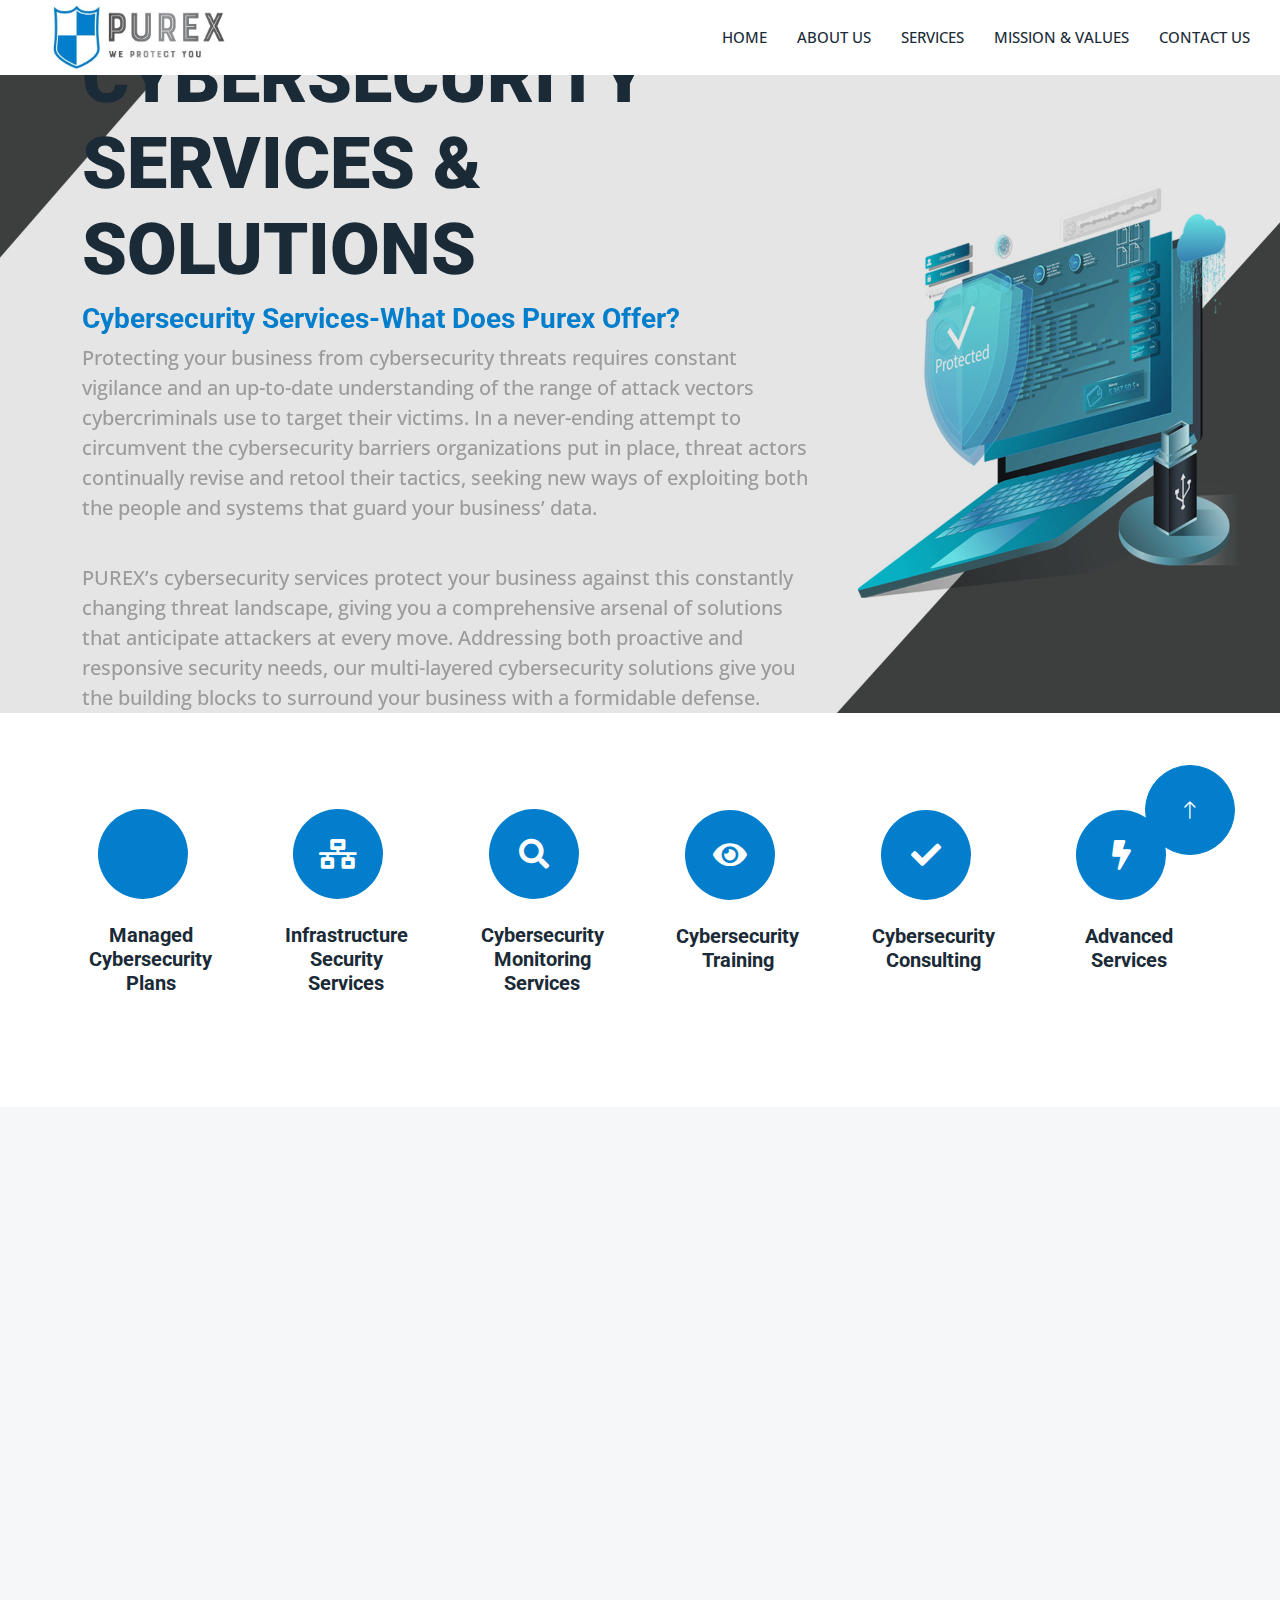
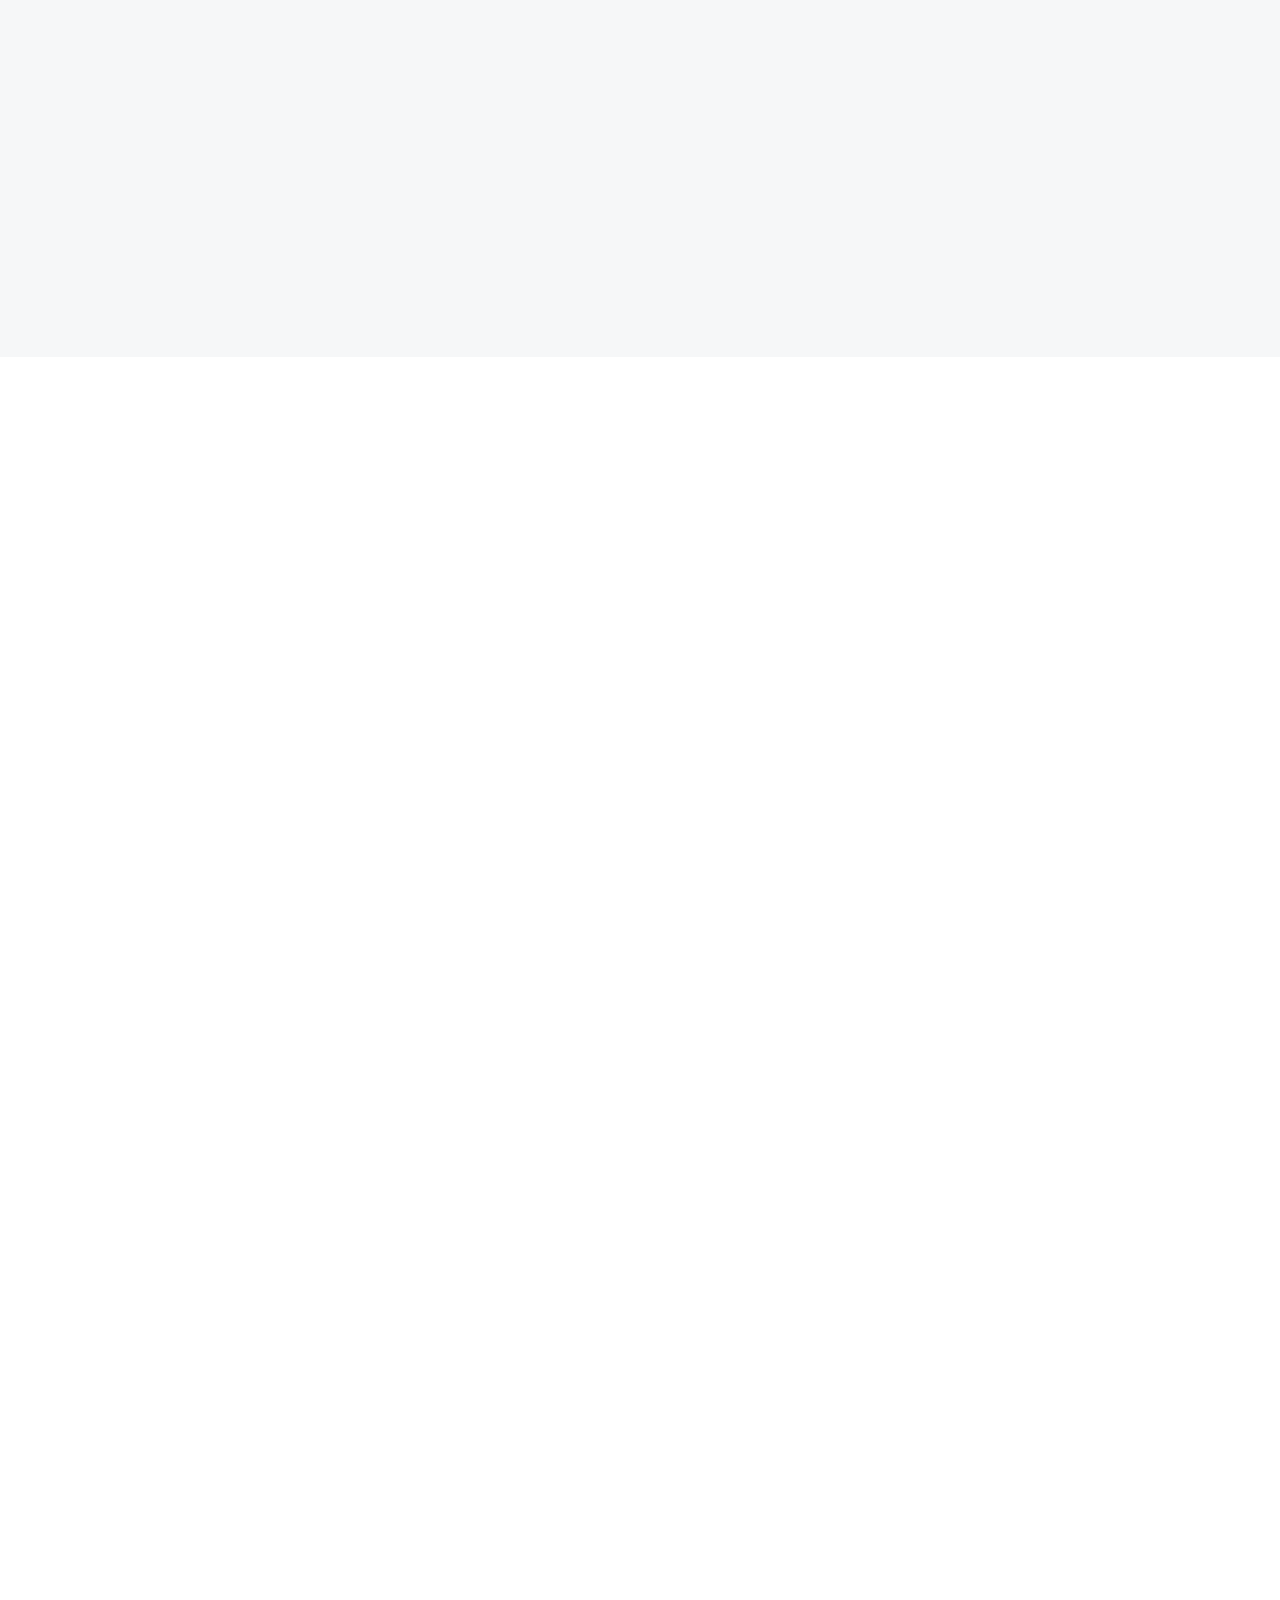
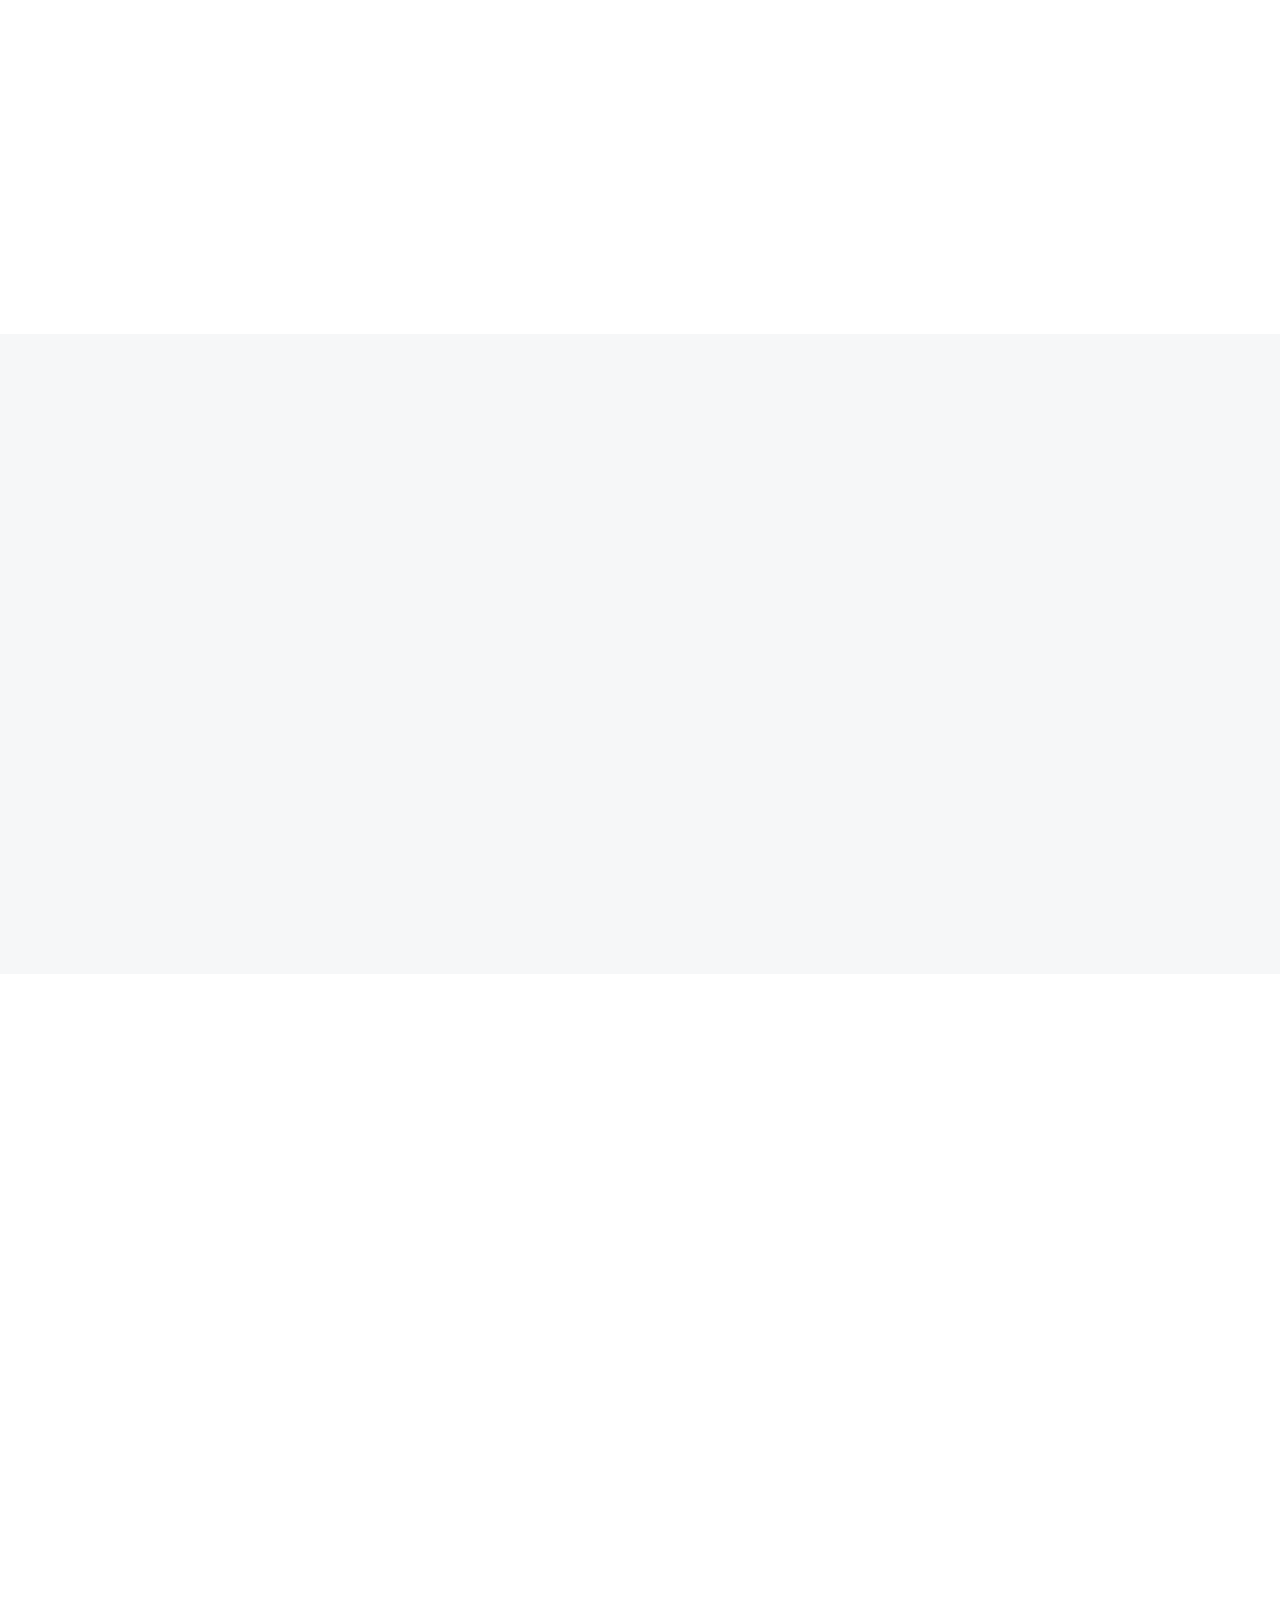
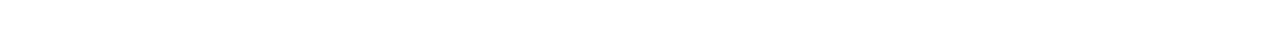
<file: index.html>
<!DOCTYPE html>
<html lang="en">

<head>
    <meta charset="utf-8">
    <title>Purex - Home</title>
    <meta content="width=device-width, initial-scale=1.0" name="viewport">
    <meta content="" name="keywords">
    <meta content="" name="description">

    <!-- Favicon -->
    <link href="img/favicon.ico" rel="icon">

    <!-- Google Web Fonts -->
    <link rel="preconnect" href="https://fonts.googleapis.com">
    <link rel="preconnect" href="https://fonts.gstatic.com" crossorigin>
    <link
        href="https://fonts.googleapis.com/css2?family=Open+Sans:wght@400;500&family=Roboto:wght@500;700;900&display=swap"
        rel="stylesheet">

    <!-- Icon Font Stylesheet -->
    <link href="https://cdnjs.cloudflare.com/ajax/libs/font-awesome/5.10.0/css/all.min.css" rel="stylesheet">
    <link href="https://cdn.jsdelivr.net/npm/bootstrap-icons@1.4.1/font/bootstrap-icons.css" rel="stylesheet">

    <!-- Libraries Stylesheet -->
    <link href="lib/animate/animate.min.css" rel="stylesheet">
    <link href="lib/owlcarousel/assets/owl.carousel.min.css" rel="stylesheet">
    <link href="lib/lightbox/css/lightbox.min.css" rel="stylesheet">

    <!-- Customized Bootstrap Stylesheet -->
    <link href="css/bootstrap.min.css" rel="stylesheet">

    <!-- Template Stylesheet -->
    <link href="css/style.css" rel="stylesheet">

    <link rel="stylesheet" href="https://cdnjs.cloudflare.com/ajax/libs/font-awesome/6.5.2/css/all.min.css"
        integrity="sha512-SnH5WK+bZxgPHs44uWIX+LLJAJ9/2PkPKZ5QiAj6Ta86w+fsb2TkcmfRyVX3pBnMFcV7oQPJkl9QevSCWr3W6A=="
        crossorigin="anonymous" referrerpolicy="no-referrer" />
</head>

<body>
    <!-- Spinner Start -->
    <div id="spinner"
        class="show bg-white position-fixed translate-middle w-100 vh-100 top-50 start-50 d-flex align-items-center justify-content-center">
        <div class="spinner-border text-primary" style="width: 3rem; height: 3rem;" role="status">
            <span class="sr-only">Loading...</span>
        </div>
    </div>
    <!-- Spinner End -->



    <!-- Navbar Start -->
    <nav class="navbar navbar-expand-lg bg-white navbar-light sticky-top p-0">
        <a href="index.html" class="navbar-brand d-flex align-items-center px-4 px-lg-5">
            <img class="img-fluid" src="img/logo.jpg" alt="">

        </a>
        <button type="button" class="navbar-toggler me-4" data-bs-toggle="collapse" data-bs-target="#navbarCollapse">
            <span class="navbar-toggler-icon"></span>
        </button>
        <div class="collapse navbar-collapse" id="navbarCollapse">
            <div class="navbar-nav ms-auto p-4 p-lg-0">
                <a href="#home" class="nav-item nav-link">Home</a>
                <a href="#about" class="nav-item nav-link">About Us</a>
                <a href="#services" class="nav-item nav-link">Services</a>
                <a href="#mission" class="nav-item nav-link">Mission & Values</a>
                <a href="#contact" class="nav-item nav-link">Contact Us</a>
            </div>
    </nav>
    <!-- Navbar End -->


    <!-- Carousel Start -->
    <div id="home" class="container-fluid p-0 pb-5 wow fadeIn" data-wow-delay="0.1s">
        <div class="owl-carousel header-carousel position-relative">
            <div class="owl-carousel-item position-relative" data-dot="<img src='img/carousel-1.jpg'>">
                <img class="img-fluid" src="img/carousel-1.jpg" alt="">
                <div class="owl-carousel-inner">
                    <div class="container">
                        <div class="row justify-content-start">
                            <div class="col-10 col-lg-8">
                                <h1 class="display-2  animated slideInDown">CYBERSECURITY SERVICES & SOLUTIONS</h1>
                                <h3 class=" animated text-blue slideInDown">Cybersecurity Services-What Does Purex
                                    Offer?</h3>
                                <p class="fs-5 fw-medium mb-4 pb-3">Protecting your business from cybersecurity threats
                                    requires constant vigilance and an up-to-date understanding of the range of attack
                                    vectors cybercriminals use to target their victims. In a never-ending attempt to
                                    circumvent the cybersecurity barriers organizations put in place, threat actors
                                    continually revise and retool their tactics, seeking new ways of exploiting both the
                                    people and systems that guard your business’ data.
                                </p>
                                <p class="fs-5 fw-medium  mb-4 pb-3">PUREX’s cybersecurity services protect your
                                    business against this constantly changing threat landscape, giving you a
                                    comprehensive arsenal of solutions that anticipate attackers at every move.
                                    Addressing both proactive and responsive security needs, our multi-layered
                                    cybersecurity solutions give you the building blocks to surround your business with
                                    a formidable defense.</p>

                            </div>
                        </div>
                    </div>
                </div>
            </div>
        </div>
    </div>
    <!-- Carousel End -->

    <!-- Feature Start -->
    <div class="container-xxxl py-5">
        <div class="container-custom">
            <div class="row g-5 justify-content-center align-items-center">
                <div class="col-md-6 col-lg-2 text-center wow fadeIn" data-wow-delay="0.1s" style="min-height: 200px;">
                    <div class="d-flex align-items-center justify-content-center mb-4">
                        <div class="btn-lg-square bg-primary rounded-circle me-3">
                            <i class="fa fa-shield text-white icon-lg"></i>
                        </div>
                    </div>
                    <h5 class="mb-3"><span>Managed</span><br>Cybersecurity Plans</h5>
                </div>

                <div class="col-md-6 col-lg-2 text-center wow fadeIn" data-wow-delay="0.1s" style="min-height: 200px;">
                    <div class="d-flex align-items-center justify-content-center mb-4">
                        <div class="btn-lg-square bg-primary rounded-circle me-3">
                            <i class="fa fa-network-wired text-white icon-lg"></i>
                        </div>
                    </div>
                    <h5 class="mb-3"><span>Infrastructure</span><br>Security Services</h5>
                </div>

                <div class="col-md-6 col-lg-2 text-center wow fadeIn" data-wow-delay="0.1s" style="min-height: 200px;">
                    <div class="d-flex align-items-center justify-content-center mb-4">
                        <div class="btn-lg-square bg-primary rounded-circle me-3">
                            <i class="fa fa-search text-white icon-lg"></i>
                        </div>
                    </div>
                    <h5 class="mb-3"><span>Cybersecurity</span><br>Monitoring Services</h5>
                </div>

                <div class="col-md-6 col-lg-2 text-center wow fadeIn" data-wow-delay="0.1s" style="min-height: 200px;">
                    <div class="d-flex align-items-center justify-content-center mb-4">
                        <div class="btn-lg-square bg-primary rounded-circle me-3">
                            <i class="fa fa-eye text-white icon-lg"></i>
                        </div>
                    </div>
                    <h5 class="mb-3"><span>Cybersecurity</span><br>Training</h5>
                </div>


                <div class="col-md-6 col-lg-2 text-center wow fadeIn" data-wow-delay="0.1s" style="min-height: 200px;">
                    <div class="d-flex align-items-center justify-content-center mb-4">
                        <div class="btn-lg-square bg-primary rounded-circle me-3">
                            <i class="fa fa-check text-white icon-lg"></i>
                        </div>
                    </div>
                    <h5 class="mb-3"><span>Cybersecurity</span><br>Consulting</h5>
                </div>
                <div class="col-md-6 col-lg-2 text-center wow fadeIn" data-wow-delay="0.1s" style="min-height: 200px;">
                    <div class="d-flex align-items-center justify-content-center mb-4">
                        <div class="btn-lg-square bg-primary rounded-circle me-3">
                            <i class="fa fa-bolt text-white icon-lg"></i>
                        </div>
                    </div>
                    <h5 class="mb-3"><span>Advanced</span><br>Services</h5>
                </div>
            </div>
        </div>
    </div>
    <!-- Feature Start -->



    <!-- About Start -->
    <div id="about" class="container-fluid bg-light overflow-hidden my-5 px-lg-0">
        <div class="container about px-lg-0">
            <div class="row g-0 mx-lg-0">
                <div class="col-lg-6 ps-lg-0 wow fadeIn" data-wow-delay="0.1s" style="min-height: 400px;">
                    <div class="position-relative h-100">
                        <img class="position-absolute img-fluid w-100 h-100" src="img/about.jpg"
                            style="object-fit: cover;" alt="">
                    </div>
                </div>
                <div class="col-lg-6 about-text py-5 wow fadeIn" data-wow-delay="0.5s">
                    <div class="p-lg-5 pe-lg-0">
                        <h1 class="text-primary">About Us</h1>
                        <h4 class="mb-4">Who We Are:</h4>
                        <p style="margin-bottom: 3rem;">Purex is a client-centered Cybersecurity services provider with
                            team of over 20 years of experience offering IT services for all market sectors. Our
                            commitment to our customers guides everything we do—from the way we partner with our
                            customers to help drive business outcomes, to how we handle support requests. As a testament
                            to our commitment to our customers, We are proud of our success and work every day to make
                            sure that we earn our customers’ trust and respect by putting them at the center of
                            everything we do.
                        </p>
                        <h4 class="mb-4">What We Do:</h4>
                        <p>Purex offers a comprehensive portfolio comprised of end-end cybersecurity services, Managed
                            Cybersecurity Plans, infrastructure cybersecurity, Cybersecurity Monitoring, Cybersecurity
                            Training, and Cybersecurity consulting. We provide holistic cybersecurity solutions for
                            customers that deliver a superior end-user experience, backed by a 24/7/365 domestically
                            staffed support team. We support customers not only to keep their IT running smoothly today
                            but also to harness technology to transform their business as their trusted technology
                            partner.
                        </p>
                    </div>
                </div>
            </div>
        </div>
    </div>


    <!-- About End -->


    <!-- Service Start -->
    <div id="services" class="container-xxxl py-5">
        <div class="container">
            <div class="text-center mx-auto mb-5 wow fadeInUp" data-wow-delay="0.1s" style="max-width: 600px;">
                <h1 class="text-primary">Our Services</h1>
            </div>
            <div class="row g-4">
                <div class="col-md-6 col-lg-4 wow fadeInUp" data-wow-delay="0.1s">
                    <div class="service-item rounded overflow-hidden">
                        <img class="img-fluid" src="img/ManagedCyberSecurityPlans.jpg" alt="">
                        <div class="position-relative p-4 pt-0">
                            <div class="service-icon">
                                <i class="fa fa-shield fa-3x"></i>
                            </div>
                            <h4 class="mb-3">Managed cyber security plans</h4>
                            <p>Maintaining a strong cybersecurity posture and monitoring for emerging threats requires
                                constant commitment</p>
                            <a class="small fw-medium" href="managedCybersecurity.html">Read More<i
                                    class="fa fa-arrow-right ms-2"></i></a>
                        </div>
                    </div>
                </div>
                <div class="col-md-6 col-lg-4 wow fadeInUp" data-wow-delay="0.3s">
                    <div class="service-item rounded overflow-hidden">
                        <img class="img-fluid" src="img/InfrastructureSecurityServices.jpg" alt="">
                        <div class="position-relative p-4 pt-0">
                            <div class="service-icon">
                                <i class="fa fa-network-wired fa-3x"></i>
                            </div>
                            <h4 class="mb-3">Infrastructure Security Services</h4>
                            <p>Infrastructure security refers to an extensive collection of solutions that serve a dual
                                purpose: (a) we protect your infrastructure ...</p>
                            <a class="small fw-medium" href="infrastructureSecurity.html">Read More<i
                                    class="fa fa-arrow-right ms-2"></i></a>
                        </div>
                    </div>
                </div>
                <div class="col-md-6 col-lg-4 wow fadeInUp" data-wow-delay="0.5s">
                    <div class="service-item rounded overflow-hidden">
                        <img class="img-fluid" src="img/CybersecurityMonitoringServices.jpg" alt="">
                        <div class="position-relative p-4 pt-0">
                            <div class="service-icon">
                                <i class="fa fa-search fa-3x"></i>
                            </div>
                            <h4 class="mb-3">Cybersecurity Monitoring Services</h4>
                            <p>Cybercriminals time their attacks strategically, aiming for windows when your guard is
                                down.</p>
                            <a class="small fw-medium" href="cybersecurityMonitoring.html">Read More<i
                                    class="fa fa-arrow-right ms-2"></i></a>
                        </div>
                    </div>
                </div>
                <div class="col-md-6 col-lg-4 wow fadeInUp" data-wow-delay="0.1s">
                    <div class="service-item rounded overflow-hidden">
                        <img class="img-fluid" src="img/CybersecurityTraining.jpg" alt="">
                        <div class="position-relative p-4 pt-0">
                            <div class="service-icon">
                                <i class="fa fa-eye fa-3x"></i>
                            </div>
                            <h4 class="mb-3">Cybersecurity Training</h4>
                            <p>Purex's helps organizations mitigate cyber risk by empowering cyber security
                                practitioners and teams with training, certifications, and degrees needed to safeguard
                                organizations and advance careers.
                            </p>
                            <a class="small fw-medium" href="cybersecurityTraining.html">Read More<i
                                    class="fa fa-arrow-right ms-2"></i></a>
                        </div>
                    </div>
                </div>
                <div class="col-md-6 col-lg-4 wow fadeInUp" data-wow-delay="0.3s">
                    <div class="service-item rounded overflow-hidden">
                        <img class="img-fluid" src="img/CybersecurityConsultingServices.jpg" alt="">
                        <div class="position-relative p-4 pt-0">
                            <div class="service-icon">
                                <i class="fa fa-check fa-3x"></i>
                            </div>
                            <h4 class="mb-3">Cybersecurity Consulting Services</h4>
                            <p>We provide a comprehensive strategy designed for organization to gain visibility over
                                their entire cyber landscape, discover security issues, and put a plan in place to
                                protect vital assets.
                            </p>
                            <a class="small fw-medium" href="cybersecurityConsulting.html">Read More<i
                                    class="fa fa-arrow-right ms-2"></i></a>
                        </div>
                    </div>
                </div>
                <div class="col-md-6 col-lg-4 wow fadeInUp" data-wow-delay="0.3s">
                    <div class="service-item rounded overflow-hidden">
                        <img class="img-fluid" src="img/advanced5.jpg" alt="">
                        <div class="position-relative p-4 pt-0">
                            <div class="service-icon">
                                <i class="fa fa-bolt fa-3x"></i>
                            </div>
                            <h4 class="mb-3">Advanced Services
                            </h4>
                            <p>Next-level approach that goes above and beyond the typical cyber prevention program, for
                                organizations seeking a third-party audit of their systems.

                            </p>
                            <a class="small fw-medium" href="advancedServices.html">Read More<i
                                    class="fa fa-arrow-right ms-2"></i></a>
                        </div>
                    </div>
                </div>
            </div>
        </div>
    </div>
    <!-- Service End -->


    <!-- Feature Start -->
    <div id="mission" class="container-fluid bg-light overflow-hidden my-5 px-lg-0">
        <div class="container feature px-lg-0">
            <div class="row g-0 mx-lg-0">
                <div class="col-lg-6 feature-text py-5 wow fadeIn" data-wow-delay="0.1s">
                    <div class="p-lg-5 ps-lg-0">
                        <h1 class="mb-4">Our Mission</h1>
                        <p class="mb-4 pb-2">Our mission at Purex is to make technology easy for our customers, allowing
                            them to focus on their core business without worrying about technology headaches
                        </p>
                        <h1 class="mb-4">Our Values</h1>
                        <p><i class="fa fa-check-circle text-primary me-3"></i>Passionate Customer Service
                        </p>
                        <p><i class="fa fa-check-circle text-primary me-3"></i>Be Accountable – If We Broke It, We Will
                            Fix It
                        </p>
                        <p><i class="fa fa-check-circle text-primary me-3"></i>Be Responsible Stewards of our Business
                        </p>
                        <p><i class="fa fa-check-circle text-primary me-3"></i>Engage in a Meaningful Way with Our
                            Community

                        </p>
                        <p><i class="fa fa-check-circle text-primary me-3"></i>Integrity – Say What We Do,
                            and Do What We Say
                        </p>
                    </div>
                </div>
                <div class="col-lg-6 pe-lg-0 wow fadeIn" data-wow-delay="0.5s" style="min-height: 400px;">
                    <div class="position-relative h-100">
                        <img class="position-absolute img-fluid w-100 h-100" src="img/feature.jpg"
                            style="object-fit: cover;" alt="">
                    </div>
                </div>
            </div>
        </div>
    </div>
    <!-- Feature End -->



    <!-- Footer Start -->
    <div id="contact" class="container-fluid bg-dark text-body footer mt-5 pt-5 wow fadeIn" data-wow-delay="0.1s">
        <div class="container py-5">
            <div class="row g-5">
                <div class="col-lg-3 col-md-6">
                    <h5 class="text-white mb-4">Address</h5>
                    <p class="mb-2"><i class="fa fa-map-marker-alt me-3"></i>Palestine, Ramallah, Al-Quds Street, Baladi
                        Building</p>
                    <p class="mb-2"><i class="fa fa-phone-alt me-3"></i>+970 224 12403</p>
                    <p class="mb-2"><i class="fa fa-mobile-alt me-3"></i>+970 56 877 7740</p>
                    <p class="mb-2"><i class="fa fa-envelope me-3"></i>info@purex.ps</p>
                    <div class="d-flex pt-2">
                        <a class="btn btn-square btn-outline-light btn-social" href=""><i
                                class="fab fa-twitter"></i></a>
                        <a class="btn btn-square btn-outline-light btn-social" href=""><i
                                class="fab fa-facebook-f"></i></a>
                        <a class="btn btn-square btn-outline-light btn-social" href=""><i
                                class="fab fa-youtube"></i></a>
                        <a class="btn btn-square btn-outline-light btn-social" href=""><i
                                class="fab fa-linkedin-in"></i></a>
                    </div>
                </div>
                <div class="col-lg-4 col-md-6">
                    <h5 class="text-white mb-4">Who We Are:
                    </h5>
                    <p>Purex is a client-centered Cybersecurity services provider with team of over 20 years of
                        experience offering IT services for all market sectors. Our commitment to our customers guides
                        everything we do—from the way we partner with our customers to help drive business outcomes, to
                        how we handle support requests. As a testament to our commitment to our customers, We are proud
                        of our success and work every day to make sure that we earn our customers’ trust and respect by
                        putting them at the center of everything we do.</p>
                </div>

                <div class="col-lg-4 col-md-6">
                    <h5 class="text-white mb-4">What We Do:

                    </h5>
                    <p>Purex offers a comprehensive portfolio comprised of end-end cybersecurity services, Managed
                        Cybersecurity Plans, infrastructure cybersecurity, Cybersecurity Monitoring, Cybersecurity
                        Training, and Cybersecurity consulting. We provide holistic cybersecurity solutions for
                        customers that deliver a superior end-user experience, backed by a 24/7/365 domestically staffed
                        support team. We support customers not only to keep their IT running smoothly today but also to
                        harness technology to transform their business as their trusted technology partner.</p>
                </div>
            </div>
        </div>
        <div class="container">
            <div class="copyright">
                <div class="row">
                    <div class="col-md-6 text-center text-md-start mb-3 mb-md-0">
                        &copy; <a href="#">Purex</a>, All Right Reserved.
                    </div>

                </div>
            </div>
        </div>
    </div>
    <!-- Footer End -->


    <!-- Back to Top -->
    <a href="#" class="btn btn-lg btn-primary btn-lg-square rounded-circle back-to-top"><i
            class="bi bi-arrow-up"></i></a>


    <!-- JavaScript Libraries -->
    <script src="https://code.jquery.com/jquery-3.4.1.min.js"></script>
    <script src="https://cdn.jsdelivr.net/npm/bootstrap@5.0.0/dist/js/bootstrap.bundle.min.js"></script>
    <script src="lib/wow/wow.min.js"></script>
    <script src="lib/easing/easing.min.js"></script>
    <script src="lib/waypoints/waypoints.min.js"></script>
    <script src="lib/counterup/counterup.min.js"></script>
    <script src="lib/owlcarousel/owl.carousel.min.js"></script>
    <script src="lib/isotope/isotope.pkgd.min.js"></script>
    <script src="lib/lightbox/js/lightbox.min.js"></script>

    <!-- Template Javascript -->
    <script src="js/main.js"></script>
</body>

</html>
</file>
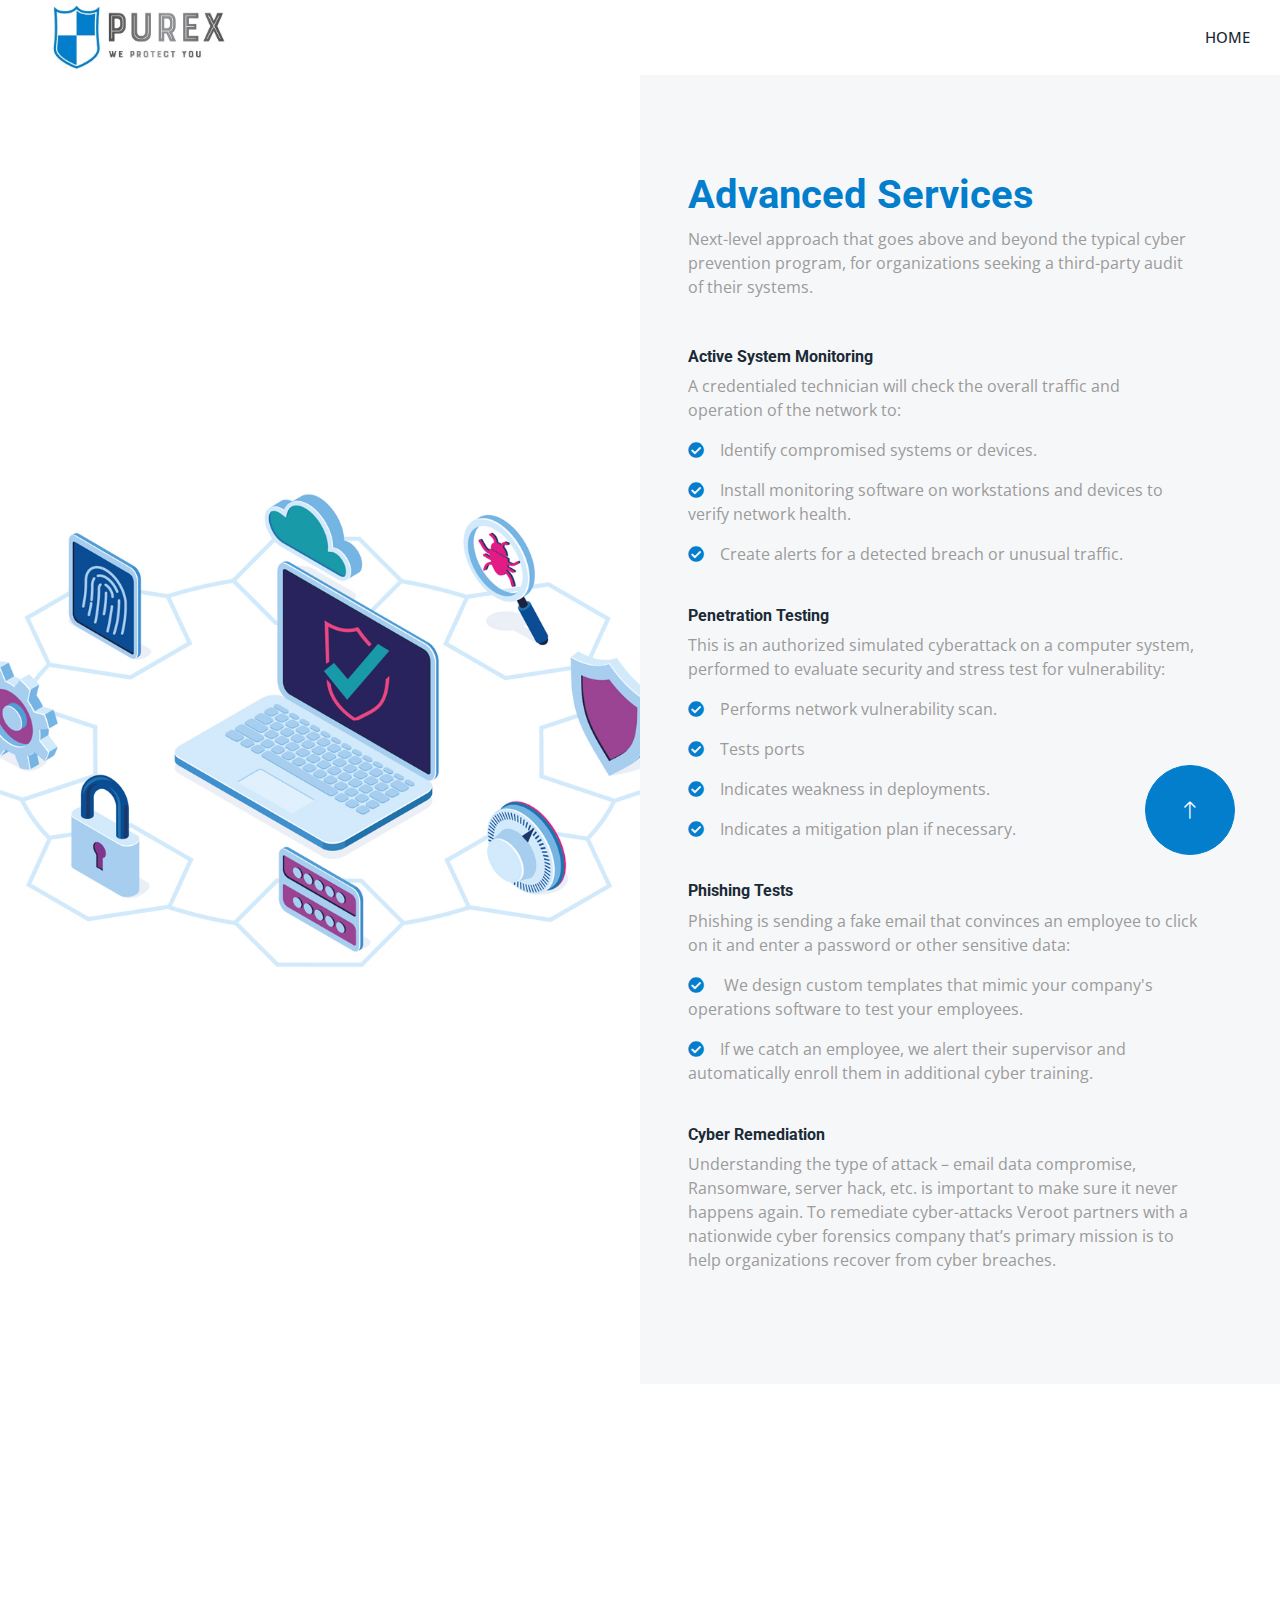
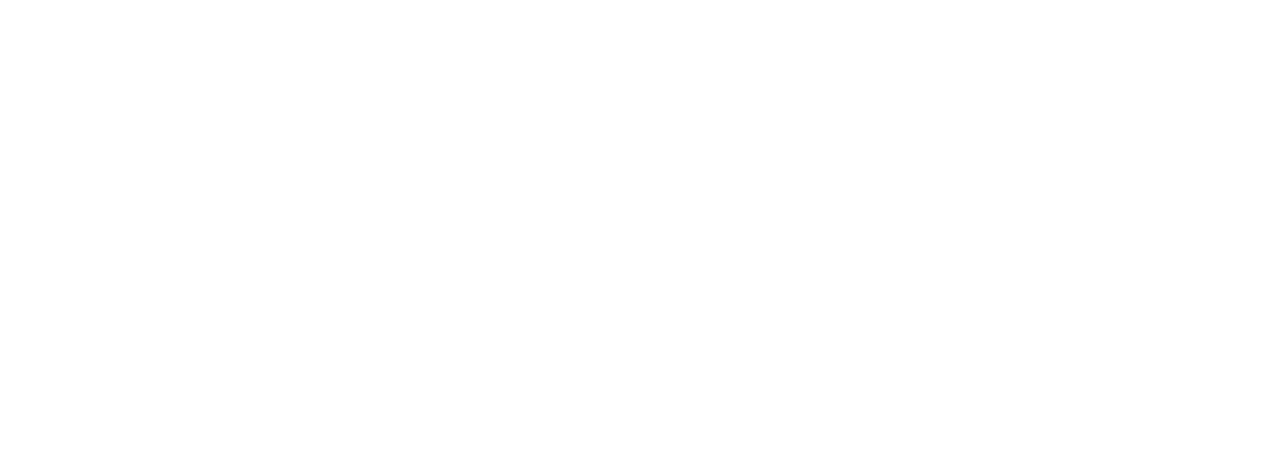
<file: advancedServices.html>
<!DOCTYPE html>
<html lang="en">

<head>
    <meta charset="utf-8">
    <title>Purex - Advanced Services</title>
    <meta content="width=device-width, initial-scale=1.0" name="viewport">
    <meta content="" name="keywords">
    <meta content="" name="description">

    <!-- Favicon -->
    <link href="img/favicon.ico" rel="icon">

    <!-- Google Web Fonts -->
    <link rel="preconnect" href="https://fonts.googleapis.com">
    <link rel="preconnect" href="https://fonts.gstatic.com" crossorigin>
    <link
        href="https://fonts.googleapis.com/css2?family=Open+Sans:wght@400;500&family=Roboto:wght@500;700;900&display=swap"
        rel="stylesheet">

    <!-- Icon Font Stylesheet -->
    <link href="https://cdnjs.cloudflare.com/ajax/libs/font-awesome/5.10.0/css/all.min.css" rel="stylesheet">
    <link href="https://cdn.jsdelivr.net/npm/bootstrap-icons@1.4.1/font/bootstrap-icons.css" rel="stylesheet">

    <!-- Libraries Stylesheet -->
    <link href="lib/animate/animate.min.css" rel="stylesheet">
    <link href="lib/owlcarousel/assets/owl.carousel.min.css" rel="stylesheet">
    <link href="lib/lightbox/css/lightbox.min.css" rel="stylesheet">

    <!-- Customized Bootstrap Stylesheet -->
    <link href="css/bootstrap.min.css" rel="stylesheet">

    <!-- Template Stylesheet -->
    <link href="css/style.css" rel="stylesheet">

    <link rel="stylesheet" href="https://cdnjs.cloudflare.com/ajax/libs/font-awesome/6.5.2/css/all.min.css"
        integrity="sha512-SnH5WK+bZxgPHs44uWIX+LLJAJ9/2PkPKZ5QiAj6Ta86w+fsb2TkcmfRyVX3pBnMFcV7oQPJkl9QevSCWr3W6A=="
        crossorigin="anonymous" referrerpolicy="no-referrer" />
</head>

<body>
    <!-- Spinner Start -->
    <div id="spinner"
        class="show bg-white position-fixed translate-middle w-100 vh-100 top-50 start-50 d-flex align-items-center justify-content-center">
        <div class="spinner-border text-primary" style="width: 3rem; height: 3rem;" role="status">
            <span class="sr-only">Loading...</span>
        </div>
    </div>
    <!-- Spinner End -->



    <!-- Navbar Start -->
    <nav class="navbar navbar-expand-lg bg-white navbar-light sticky-top p-0">
        <a href="index.html" class="navbar-brand d-flex align-items-center px-4 px-lg-5">
            <img class="img-fluid" src="img/logo.jpg" alt="">

        </a>
        <button type="button" class="navbar-toggler me-4" data-bs-toggle="collapse" data-bs-target="#navbarCollapse">
            <span class="navbar-toggler-icon"></span>
        </button>
        <div class="collapse navbar-collapse" id="navbarCollapse">
            <div class="navbar-nav ms-auto p-4 p-lg-0">
                <a href="index.html" class="nav-item nav-link">Home</a>
            </div>
    </nav>
    <!-- Navbar End -->



    <!-- About Start -->
    <div class="container-fluid bg-light overflow-hidden  px-lg-0">
        <div class="container about px-lg-0">
            <div class="row g-0 mx-lg-0">
                <div class="col-lg-6 ps-lg-0 wow fadeIn" data-wow-delay="0.1s" style="min-height: 400px;">
                    <div class="position-relative h-100">
                        <img class="position-absolute img-fluid w-100 h-100" src="img/advanced4.jpg"
                            style="object-fit: cover;" alt="">
                    </div>
                </div>
                <div class="col-lg-6 about-text py-5 wow fadeIn" data-wow-delay="0.5s">
                    <div class="p-lg-5 pe-lg-0">
                        <h1 class="text-primary">Advanced Services


                        </h1>
                        <p style="margin-bottom: 3rem;">Next-level approach that goes above and beyond the typical cyber
                            prevention program, for organizations seeking a third-party audit of their systems.
                        </p>
                        <h6>Active System Monitoring</h6>
                        <p>A credentialed technician will check the overall traffic and operation of the network to:</p>
                        <p><i class="fa fa-check-circle text-primary me-3"></i>Identify compromised systems or devices.
                        </p>
                        <p><i class="fa fa-check-circle text-primary me-3"></i>Install monitoring software on
                            workstations and devices to verify network health.</p>
                        <p><i class="fa fa-check-circle text-primary me-3"></i>Create alerts for a detected breach or
                            unusual traffic. </p>

                        <h6 style="margin-top: 40px;">Penetration Testing
                        </h6>
                        <p>This is an authorized simulated cyberattack on a computer system, performed to evaluate
                            security and stress test for vulnerability:
                        </p>
                        <p><i class="fa fa-check-circle text-primary me-3"></i>Performs network vulnerability scan.
                        </p>
                        <p><i class="fa fa-check-circle text-primary me-3"></i>Tests ports
                        </p>
                        <p><i class="fa fa-check-circle text-primary me-3"></i>Indicates weakness in deployments.
                        </p>
                        <p><i class="fa fa-check-circle text-primary me-3"></i>Indicates a mitigation plan if necessary.
                        </p>


                        <h6 style="margin-top: 40px;">Phishing Tests
                        </h6>
                        <p>Phishing is sending a fake email that convinces an employee to click on it and enter a
                            password or other sensitive data:
                        </p>
                        <p><i class="fa fa-check-circle text-primary me-3"></i> We design custom templates that mimic
                            your company's operations software to test your employees.
                        </p>
                        <p><i class="fa fa-check-circle text-primary me-3"></i>If we catch an employee, we alert their
                            supervisor and automatically enroll them in additional cyber training.
                        </p>

                        <h6 style="margin-top: 40px;">Cyber Remediation
                        </h6>
                        <p>Understanding the type of attack – email data compromise, Ransomware, server hack, etc. is
                            important to make sure it never happens again. To remediate cyber-attacks Veroot partners
                            with a nationwide cyber forensics company that’s primary mission is to help organizations
                            recover from cyber breaches.
                        </p>
                    </div>
                </div>
            </div>
        </div>
    </div>


    <!-- About End -->

    <!-- Footer Start -->
    <div class="container-fluid bg-dark text-body footer mt-5 pt-5 wow fadeIn" data-wow-delay="0.1s">
        <div class="container py-5">
            <div class="row g-5">
                <div class="col-lg-3 col-md-6">
                    <h5 class="text-white mb-4">Address</h5>
                    <p class="mb-2"><i class="fa fa-map-marker-alt me-3"></i>Palestine, Ramallah, Al-Quds Street, Baladi
                        Building</p>
                    <p class="mb-2"><i class="fa fa-phone-alt me-3"></i>+970 224 12403</p>
                    <p class="mb-2"><i class="fa fa-mobile-alt me-3"></i>+970 56 877 7740</p>
                    <p class="mb-2"><i class="fa fa-envelope me-3"></i>info@purex.ps</p>
                    <div class="d-flex pt-2">
                        <a class="btn btn-square btn-outline-light btn-social" href=""><i
                                class="fab fa-twitter"></i></a>
                        <a class="btn btn-square btn-outline-light btn-social" href=""><i
                                class="fab fa-facebook-f"></i></a>
                        <a class="btn btn-square btn-outline-light btn-social" href=""><i
                                class="fab fa-youtube"></i></a>
                        <a class="btn btn-square btn-outline-light btn-social" href=""><i
                                class="fab fa-linkedin-in"></i></a>
                    </div>
                </div>
                <div class="col-lg-4 col-md-6">
                    <h5 class="text-white mb-4">Who We Are:
                    </h5>
                    <p>Purex is a client-centered Cybersecurity services provider with team of over 20 years of
                        experience offering IT services for all market sectors. Our commitment to our customers guides
                        everything we do—from the way we partner with our customers to help drive business outcomes, to
                        how we handle support requests. As a testament to our commitment to our customers, We are proud
                        of our success and work every day to make sure that we earn our customers’ trust and respect by
                        putting them at the center of everything we do.</p>
                </div>

                <div class="col-lg-4 col-md-6">
                    <h5 class="text-white mb-4">What We Do:

                    </h5>
                    <p>Purex offers a comprehensive portfolio comprised of end-end cybersecurity services, Managed
                        Cybersecurity Plans, infrastructure cybersecurity, Cybersecurity Monitoring, Cybersecurity
                        Training, and Cybersecurity consulting. We provide holistic cybersecurity solutions for
                        customers that deliver a superior end-user experience, backed by a 24/7/365 domestically staffed
                        support team. We support customers not only to keep their IT running smoothly today but also to
                        harness technology to transform their business as their trusted technology partner.</p>
                </div>
            </div>
        </div>
        <div class="container">
            <div class="copyright">
                <div class="row">
                    <div class="col-md-6 text-center text-md-start mb-3 mb-md-0">
                        &copy; <a href="#">Purex</a>, All Right Reserved.
                    </div>

                </div>
            </div>
        </div>
    </div>
    <!-- Footer End -->


    <!-- Back to Top -->
    <a href="#" class="btn btn-lg btn-primary btn-lg-square rounded-circle back-to-top"><i
            class="bi bi-arrow-up"></i></a>


    <!-- JavaScript Libraries -->
    <script src="https://code.jquery.com/jquery-3.4.1.min.js"></script>
    <script src="https://cdn.jsdelivr.net/npm/bootstrap@5.0.0/dist/js/bootstrap.bundle.min.js"></script>
    <script src="lib/wow/wow.min.js"></script>
    <script src="lib/easing/easing.min.js"></script>
    <script src="lib/waypoints/waypoints.min.js"></script>
    <script src="lib/counterup/counterup.min.js"></script>
    <script src="lib/owlcarousel/owl.carousel.min.js"></script>
    <script src="lib/isotope/isotope.pkgd.min.js"></script>
    <script src="lib/lightbox/js/lightbox.min.js"></script>

    <!-- Template Javascript -->
    <script src="js/main.js"></script>
</body>

</html>
</file>
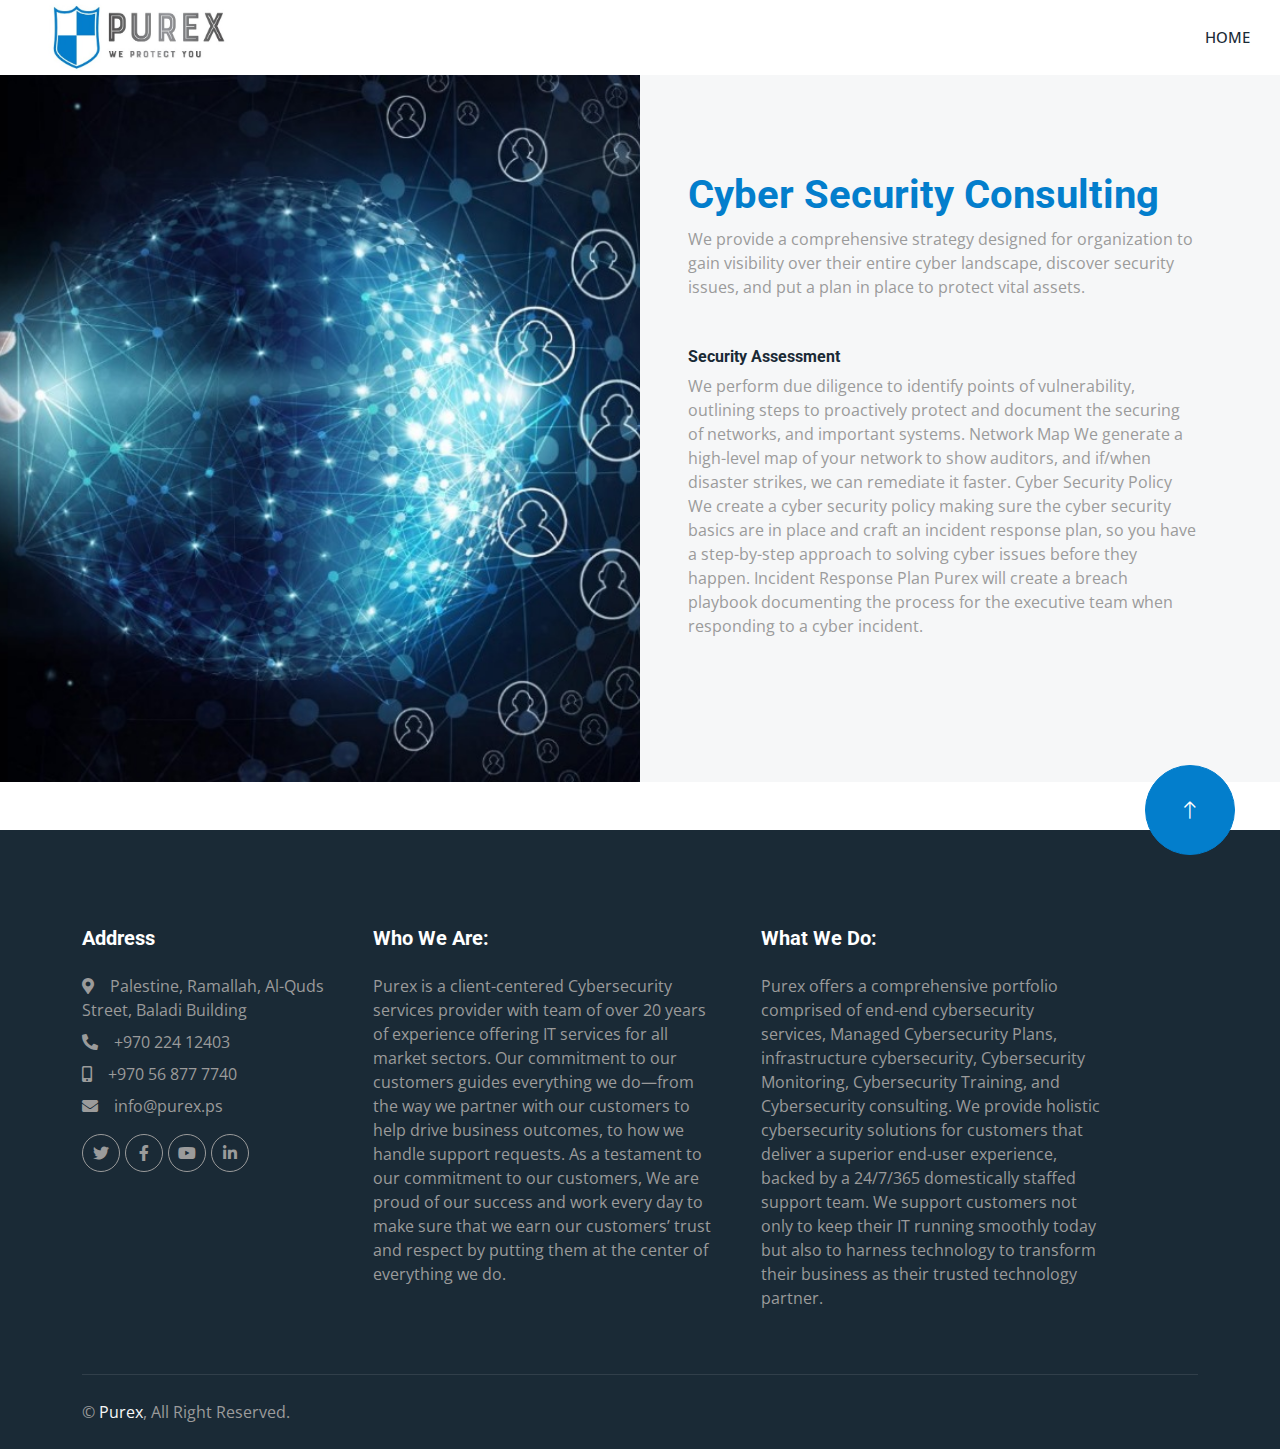
<file: cybersecurityConsulting.html>
<!DOCTYPE html>
<html lang="en">

<head>
    <meta charset="utf-8">
    <title>Purex - Cyber Security Consulting</title>
    <meta content="width=device-width, initial-scale=1.0" name="viewport">
    <meta content="" name="keywords">
    <meta content="" name="description">

    <!-- Favicon -->
    <link href="img/favicon.ico" rel="icon">

    <!-- Google Web Fonts -->
    <link rel="preconnect" href="https://fonts.googleapis.com">
    <link rel="preconnect" href="https://fonts.gstatic.com" crossorigin>
    <link
        href="https://fonts.googleapis.com/css2?family=Open+Sans:wght@400;500&family=Roboto:wght@500;700;900&display=swap"
        rel="stylesheet">

    <!-- Icon Font Stylesheet -->
    <link href="https://cdnjs.cloudflare.com/ajax/libs/font-awesome/5.10.0/css/all.min.css" rel="stylesheet">
    <link href="https://cdn.jsdelivr.net/npm/bootstrap-icons@1.4.1/font/bootstrap-icons.css" rel="stylesheet">

    <!-- Libraries Stylesheet -->
    <link href="lib/animate/animate.min.css" rel="stylesheet">
    <link href="lib/owlcarousel/assets/owl.carousel.min.css" rel="stylesheet">
    <link href="lib/lightbox/css/lightbox.min.css" rel="stylesheet">

    <!-- Customized Bootstrap Stylesheet -->
    <link href="css/bootstrap.min.css" rel="stylesheet">

    <!-- Template Stylesheet -->
    <link href="css/style.css" rel="stylesheet">

    <link rel="stylesheet" href="https://cdnjs.cloudflare.com/ajax/libs/font-awesome/6.5.2/css/all.min.css"
        integrity="sha512-SnH5WK+bZxgPHs44uWIX+LLJAJ9/2PkPKZ5QiAj6Ta86w+fsb2TkcmfRyVX3pBnMFcV7oQPJkl9QevSCWr3W6A=="
        crossorigin="anonymous" referrerpolicy="no-referrer" />
</head>

<body>
    <!-- Spinner Start -->
    <div id="spinner"
        class="show bg-white position-fixed translate-middle w-100 vh-100 top-50 start-50 d-flex align-items-center justify-content-center">
        <div class="spinner-border text-primary" style="width: 3rem; height: 3rem;" role="status">
            <span class="sr-only">Loading...</span>
        </div>
    </div>
    <!-- Spinner End -->



    <!-- Navbar Start -->
    <nav class="navbar navbar-expand-lg bg-white navbar-light sticky-top p-0">
        <a href="index.html" class="navbar-brand d-flex align-items-center  px-4 px-lg-5">
            <img class="img-fluid" src="img/logo.jpg" alt="">

        </a>
        <button type="button" class="navbar-toggler me-4" data-bs-toggle="collapse" data-bs-target="#navbarCollapse">
            <span class="navbar-toggler-icon"></span>
        </button>
        <div class="collapse navbar-collapse" id="navbarCollapse">
            <div class="navbar-nav ms-auto p-4 p-lg-0">
                <a href="index.html" class="nav-item nav-link">Home</a>
            </div>
    </nav>
    <!-- Navbar End -->



    <!-- About Start -->
    <div class="container-fluid bg-light overflow-hidden  px-lg-0">
        <div class="container about px-lg-0">
            <div class="row g-0 mx-lg-0">
                <div class="col-lg-6 ps-lg-0 wow fadeIn" data-wow-delay="0.1s" style="min-height: 400px;">
                    <div class="position-relative h-100">
                        <img class="position-absolute img-fluid w-100 h-100"
                            src="img/CybersecurityConsultingServices.jpg" style="object-fit: cover;" alt="">
                    </div>
                </div>
                <div class="col-lg-6 about-text py-5 wow fadeIn" data-wow-delay="0.5s">
                    <div class="p-lg-5 pe-lg-0">
                        <h1 class="text-primary">Cyber Security Consulting

                        </h1>
                        <p style="margin-bottom: 3rem;">We provide a comprehensive strategy designed for organization to
                            gain visibility over their entire cyber landscape, discover security issues, and put a plan
                            in place to protect vital assets.</p>
                        <h6>Security Assessment
                        </h6>
                        <p style="margin-bottom: 3rem;">We perform due diligence to identify points of vulnerability,
                            outlining steps to proactively protect and document the securing of networks, and important
                            systems.
                            Network Map
                            We generate a high-level map of your network to show auditors, and if/when disaster strikes,
                            we can remediate it faster.
                            Cyber Security Policy
                            We create a cyber security policy making sure the cyber security basics are in place and
                            craft an incident response plan, so you have a step-by-step approach to solving cyber issues
                            before they happen.
                            Incident Response Plan
                            Purex will create a breach playbook documenting the process for the executive team when
                            responding to a cyber incident.</p>
                    </div>
                </div>
            </div>
        </div>
    </div>


    <!-- About End -->

    <!-- Footer Start -->
    <div class="container-fluid bg-dark text-body footer mt-5 pt-5 wow fadeIn" data-wow-delay="0.1s">
        <div class="container py-5">
            <div class="row g-5">
                <div class="col-lg-3 col-md-6">
                    <h5 class="text-white mb-4">Address</h5>
                    <p class="mb-2"><i class="fa fa-map-marker-alt me-3"></i>Palestine, Ramallah, Al-Quds Street, Baladi
                        Building</p>
                    <p class="mb-2"><i class="fa fa-phone-alt me-3"></i>+970 224 12403</p>
                    <p class="mb-2"><i class="fa fa-mobile-alt me-3"></i>+970 56 877 7740</p>
                    <p class="mb-2"><i class="fa fa-envelope me-3"></i>info@purex.ps</p>
                    <div class="d-flex pt-2">
                        <a class="btn btn-square btn-outline-light btn-social" href=""><i
                                class="fab fa-twitter"></i></a>
                        <a class="btn btn-square btn-outline-light btn-social" href=""><i
                                class="fab fa-facebook-f"></i></a>
                        <a class="btn btn-square btn-outline-light btn-social" href=""><i
                                class="fab fa-youtube"></i></a>
                        <a class="btn btn-square btn-outline-light btn-social" href=""><i
                                class="fab fa-linkedin-in"></i></a>
                    </div>
                </div>
                <div class="col-lg-4 col-md-6">
                    <h5 class="text-white mb-4">Who We Are:
                    </h5>
                    <p>Purex is a client-centered Cybersecurity services provider with team of over 20 years of
                        experience offering IT services for all market sectors. Our commitment to our customers guides
                        everything we do—from the way we partner with our customers to help drive business outcomes, to
                        how we handle support requests. As a testament to our commitment to our customers, We are proud
                        of our success and work every day to make sure that we earn our customers’ trust and respect by
                        putting them at the center of everything we do.</p>
                </div>

                <div class="col-lg-4 col-md-6">
                    <h5 class="text-white mb-4">What We Do:

                    </h5>
                    <p>Purex offers a comprehensive portfolio comprised of end-end cybersecurity services, Managed
                        Cybersecurity Plans, infrastructure cybersecurity, Cybersecurity Monitoring, Cybersecurity
                        Training, and Cybersecurity consulting. We provide holistic cybersecurity solutions for
                        customers that deliver a superior end-user experience, backed by a 24/7/365 domestically staffed
                        support team. We support customers not only to keep their IT running smoothly today but also to
                        harness technology to transform their business as their trusted technology partner.</p>
                </div>
            </div>
        </div>
        <div class="container">
            <div class="copyright">
                <div class="row">
                    <div class="col-md-6 text-center text-md-start mb-3 mb-md-0">
                        &copy; <a href="#">Purex</a>, All Right Reserved.
                    </div>

                </div>
            </div>
        </div>
    </div>
    <!-- Footer End -->


    <!-- Back to Top -->
    <a href="#" class="btn btn-lg btn-primary btn-lg-square rounded-circle back-to-top"><i
            class="bi bi-arrow-up"></i></a>


    <!-- JavaScript Libraries -->
    <script src="https://code.jquery.com/jquery-3.4.1.min.js"></script>
    <script src="https://cdn.jsdelivr.net/npm/bootstrap@5.0.0/dist/js/bootstrap.bundle.min.js"></script>
    <script src="lib/wow/wow.min.js"></script>
    <script src="lib/easing/easing.min.js"></script>
    <script src="lib/waypoints/waypoints.min.js"></script>
    <script src="lib/counterup/counterup.min.js"></script>
    <script src="lib/owlcarousel/owl.carousel.min.js"></script>
    <script src="lib/isotope/isotope.pkgd.min.js"></script>
    <script src="lib/lightbox/js/lightbox.min.js"></script>

    <!-- Template Javascript -->
    <script src="js/main.js"></script>
</body>

</html>
</file>
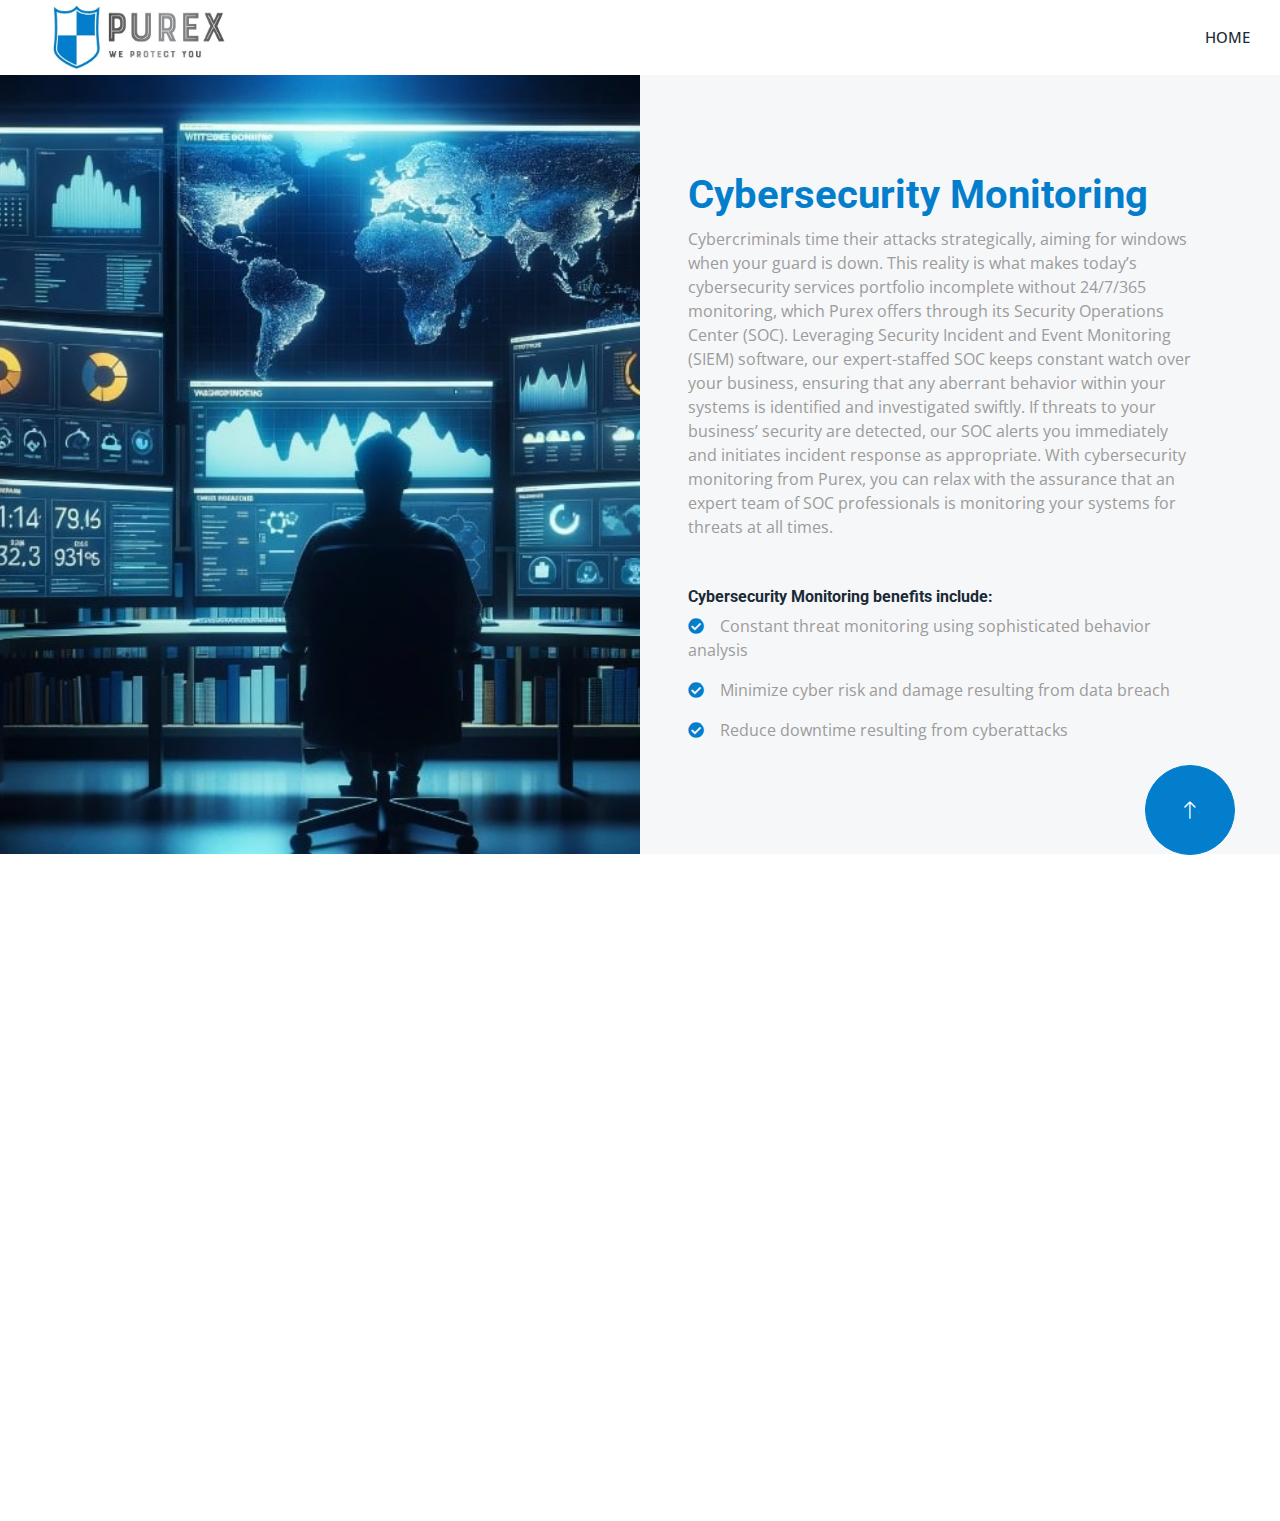
<file: cybersecurityMonitoring.html>
<!DOCTYPE html>
<html lang="en">

<head>
    <meta charset="utf-8">
    <title>Purex - Cyber Security Monotoring</title>
    <meta content="width=device-width, initial-scale=1.0" name="viewport">
    <meta content="" name="keywords">
    <meta content="" name="description">

    <!-- Favicon -->
    <link href="img/favicon.ico" rel="icon">

    <!-- Google Web Fonts -->
    <link rel="preconnect" href="https://fonts.googleapis.com">
    <link rel="preconnect" href="https://fonts.gstatic.com" crossorigin>
    <link
        href="https://fonts.googleapis.com/css2?family=Open+Sans:wght@400;500&family=Roboto:wght@500;700;900&display=swap"
        rel="stylesheet">

    <!-- Icon Font Stylesheet -->
    <link href="https://cdnjs.cloudflare.com/ajax/libs/font-awesome/5.10.0/css/all.min.css" rel="stylesheet">
    <link href="https://cdn.jsdelivr.net/npm/bootstrap-icons@1.4.1/font/bootstrap-icons.css" rel="stylesheet">

    <!-- Libraries Stylesheet -->
    <link href="lib/animate/animate.min.css" rel="stylesheet">
    <link href="lib/owlcarousel/assets/owl.carousel.min.css" rel="stylesheet">
    <link href="lib/lightbox/css/lightbox.min.css" rel="stylesheet">

    <!-- Customized Bootstrap Stylesheet -->
    <link href="css/bootstrap.min.css" rel="stylesheet">

    <!-- Template Stylesheet -->
    <link href="css/style.css" rel="stylesheet">

    <link rel="stylesheet" href="https://cdnjs.cloudflare.com/ajax/libs/font-awesome/6.5.2/css/all.min.css"
        integrity="sha512-SnH5WK+bZxgPHs44uWIX+LLJAJ9/2PkPKZ5QiAj6Ta86w+fsb2TkcmfRyVX3pBnMFcV7oQPJkl9QevSCWr3W6A=="
        crossorigin="anonymous" referrerpolicy="no-referrer" />
</head>

<body>
    <!-- Spinner Start -->
    <div id="spinner"
        class="show bg-white position-fixed translate-middle w-100 vh-100 top-50 start-50 d-flex align-items-center justify-content-center">
        <div class="spinner-border text-primary" style="width: 3rem; height: 3rem;" role="status">
            <span class="sr-only">Loading...</span>
        </div>
    </div>
    <!-- Spinner End -->



    <!-- Navbar Start -->
    <nav class="navbar navbar-expand-lg bg-white navbar-light sticky-top p-0">
        <a href="index.html" class="navbar-brand d-flex align-items-center  px-4 px-lg-5">
            <img class="img-fluid" src="img/logo.jpg" alt="">

        </a>
        <button type="button" class="navbar-toggler me-4" data-bs-toggle="collapse" data-bs-target="#navbarCollapse">
            <span class="navbar-toggler-icon"></span>
        </button>
        <div class="collapse navbar-collapse" id="navbarCollapse">
            <div class="navbar-nav ms-auto p-4 p-lg-0">
                <a href="index.html" class="nav-item nav-link">Home</a>
            </div>
    </nav>
    <!-- Navbar End -->



    <!-- About Start -->
    <div class="container-fluid bg-light overflow-hidden  px-lg-0">
        <div class="container about px-lg-0">
            <div class="row g-0 mx-lg-0">
                <div class="col-lg-6 ps-lg-0 wow fadeIn" data-wow-delay="0.1s" style="min-height: 400px;">
                    <div class="position-relative h-100">
                        <img class="position-absolute img-fluid w-100 h-100" src="img/CybersecurityMonitoringServices.jpg"
                            style="object-fit: cover;" alt="">
                    </div>
                </div>
                <div class="col-lg-6 about-text py-5 wow fadeIn" data-wow-delay="0.5s">
                    <div class="p-lg-5 pe-lg-0">
                        <h1 class="text-primary">Cybersecurity Monitoring

                        </h1>
                        <p style="margin-bottom: 3rem;">Cybercriminals time their attacks strategically, aiming for windows when your guard is down. This reality is what makes today’s cybersecurity services portfolio incomplete without 24/7/365 monitoring, which Purex offers through its Security Operations Center (SOC). Leveraging Security Incident and Event Monitoring (SIEM) software, our expert-staffed SOC keeps constant watch over your business, ensuring that any aberrant behavior within your systems is identified and investigated swiftly. If threats to your business’ security are detected, our SOC alerts you immediately and initiates incident response as appropriate. With cybersecurity monitoring from Purex, you can relax with the assurance that an expert team of SOC professionals is monitoring your systems for threats at all times.

                        </p>
                        <h6>Cybersecurity Monitoring benefits include:
                        </h6>
                        <p><i class="fa fa-check-circle text-primary me-3"></i>Constant threat monitoring using sophisticated behavior analysis

                        </p>
                        <p><i class="fa fa-check-circle text-primary me-3"></i>Minimize cyber risk and damage resulting from data breach

                        </p>
                        <p><i class="fa fa-check-circle text-primary me-3"></i>Reduce downtime resulting from cyberattacks</p>
                    </div>
                </div>
            </div>
        </div>
    </div>


    <!-- About End -->

    <!-- Footer Start -->
    <div class="container-fluid bg-dark text-body footer mt-5 pt-5 wow fadeIn" data-wow-delay="0.1s">
        <div class="container py-5">
            <div class="row g-5">
                <div class="col-lg-3 col-md-6">
                    <h5 class="text-white mb-4">Address</h5>
                    <p class="mb-2"><i class="fa fa-map-marker-alt me-3"></i>Palestine, Ramallah, Al-Quds Street, Baladi
                        Building</p>
                    <p class="mb-2"><i class="fa fa-phone-alt me-3"></i>+970 224 12403</p>
                    <p class="mb-2"><i class="fa fa-mobile-alt me-3"></i>+970 56 877 7740</p>
                    <p class="mb-2"><i class="fa fa-envelope me-3"></i>info@purex.ps</p>

                    <div class="d-flex pt-2">
                        <a class="btn btn-square btn-outline-light btn-social" href=""><i
                                class="fab fa-twitter"></i></a>
                        <a class="btn btn-square btn-outline-light btn-social" href=""><i
                                class="fab fa-facebook-f"></i></a>
                        <a class="btn btn-square btn-outline-light btn-social" href=""><i
                                class="fab fa-youtube"></i></a>
                        <a class="btn btn-square btn-outline-light btn-social" href=""><i
                                class="fab fa-linkedin-in"></i></a>
                    </div>
                </div>
                <div class="col-lg-4 col-md-6">
                    <h5 class="text-white mb-4">Who We Are:
                    </h5>
                    <p>Purex is a client-centered Cybersecurity services provider with team of over 20 years of
                        experience offering IT services for all market sectors. Our commitment to our customers guides
                        everything we do—from the way we partner with our customers to help drive business outcomes, to
                        how we handle support requests. As a testament to our commitment to our customers, We are proud
                        of our success and work every day to make sure that we earn our customers’ trust and respect by
                        putting them at the center of everything we do.</p>
                </div>

                <div class="col-lg-4 col-md-6">
                    <h5 class="text-white mb-4">What We Do:

                    </h5>
                    <p>Purex offers a comprehensive portfolio comprised of end-end cybersecurity services, Managed
                        Cybersecurity Plans, infrastructure cybersecurity, Cybersecurity Monitoring, Cybersecurity
                        Training, and Cybersecurity consulting. We provide holistic cybersecurity solutions for
                        customers that deliver a superior end-user experience, backed by a 24/7/365 domestically staffed
                        support team. We support customers not only to keep their IT running smoothly today but also to
                        harness technology to transform their business as their trusted technology partner.</p>
                </div>
            </div>
        </div>
        <div class="container">
            <div class="copyright">
                <div class="row">
                    <div class="col-md-6 text-center text-md-start mb-3 mb-md-0">
                        &copy; <a href="#">Purex</a>, All Right Reserved.
                    </div>

                </div>
            </div>
        </div>
    </div>
    <!-- Footer End -->


    <!-- Back to Top -->
    <a href="#" class="btn btn-lg btn-primary btn-lg-square rounded-circle back-to-top"><i
            class="bi bi-arrow-up"></i></a>


    <!-- JavaScript Libraries -->
    <script src="https://code.jquery.com/jquery-3.4.1.min.js"></script>
    <script src="https://cdn.jsdelivr.net/npm/bootstrap@5.0.0/dist/js/bootstrap.bundle.min.js"></script>
    <script src="lib/wow/wow.min.js"></script>
    <script src="lib/easing/easing.min.js"></script>
    <script src="lib/waypoints/waypoints.min.js"></script>
    <script src="lib/counterup/counterup.min.js"></script>
    <script src="lib/owlcarousel/owl.carousel.min.js"></script>
    <script src="lib/isotope/isotope.pkgd.min.js"></script>
    <script src="lib/lightbox/js/lightbox.min.js"></script>

    <!-- Template Javascript -->
    <script src="js/main.js"></script>
</body>

</html>
</file>
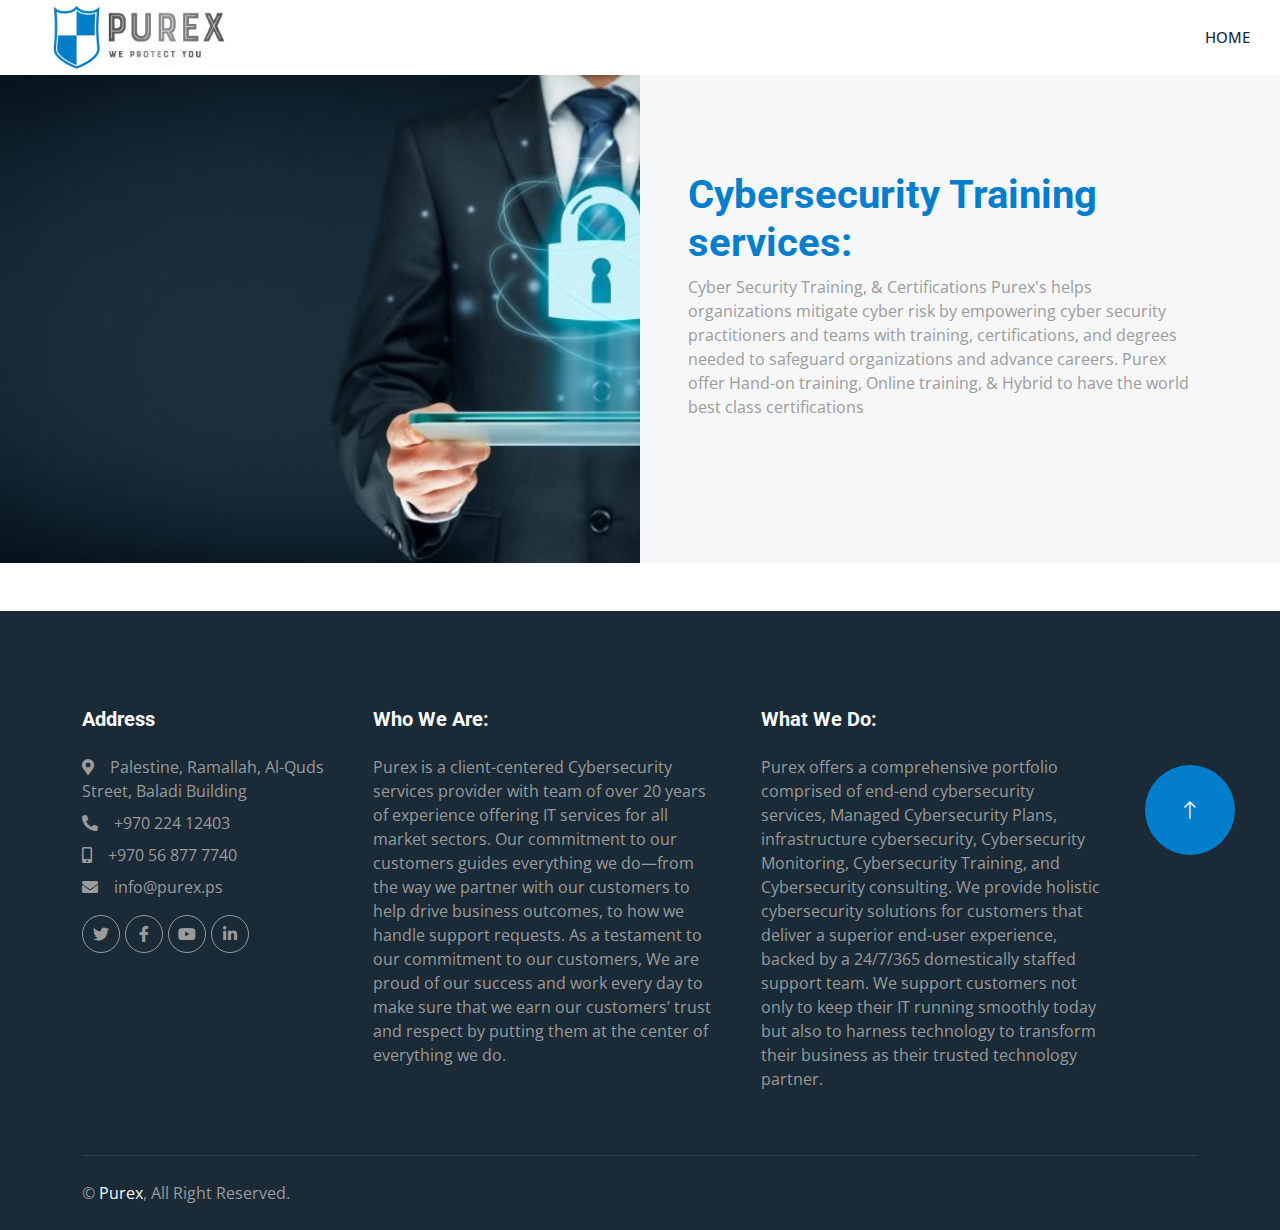
<file: cybersecurityTraining.html>
<!DOCTYPE html>
<html lang="en">

<head>
    <meta charset="utf-8">
    <title>Purex - Cyber Security Training</title>
    <meta content="width=device-width, initial-scale=1.0" name="viewport">
    <meta content="" name="keywords">
    <meta content="" name="description">

    <!-- Favicon -->
    <link href="img/favicon.ico" rel="icon">

    <!-- Google Web Fonts -->
    <link rel="preconnect" href="https://fonts.googleapis.com">
    <link rel="preconnect" href="https://fonts.gstatic.com" crossorigin>
    <link
        href="https://fonts.googleapis.com/css2?family=Open+Sans:wght@400;500&family=Roboto:wght@500;700;900&display=swap"
        rel="stylesheet">

    <!-- Icon Font Stylesheet -->
    <link href="https://cdnjs.cloudflare.com/ajax/libs/font-awesome/5.10.0/css/all.min.css" rel="stylesheet">
    <link href="https://cdn.jsdelivr.net/npm/bootstrap-icons@1.4.1/font/bootstrap-icons.css" rel="stylesheet">

    <!-- Libraries Stylesheet -->
    <link href="lib/animate/animate.min.css" rel="stylesheet">
    <link href="lib/owlcarousel/assets/owl.carousel.min.css" rel="stylesheet">
    <link href="lib/lightbox/css/lightbox.min.css" rel="stylesheet">

    <!-- Customized Bootstrap Stylesheet -->
    <link href="css/bootstrap.min.css" rel="stylesheet">

    <!-- Template Stylesheet -->
    <link href="css/style.css" rel="stylesheet">

    <link rel="stylesheet" href="https://cdnjs.cloudflare.com/ajax/libs/font-awesome/6.5.2/css/all.min.css"
        integrity="sha512-SnH5WK+bZxgPHs44uWIX+LLJAJ9/2PkPKZ5QiAj6Ta86w+fsb2TkcmfRyVX3pBnMFcV7oQPJkl9QevSCWr3W6A=="
        crossorigin="anonymous" referrerpolicy="no-referrer" />
</head>

<body>
    <!-- Spinner Start -->
    <div id="spinner"
        class="show bg-white position-fixed translate-middle w-100 vh-100 top-50 start-50 d-flex align-items-center justify-content-center">
        <div class="spinner-border text-primary" style="width: 3rem; height: 3rem;" role="status">
            <span class="sr-only">Loading...</span>
        </div>
    </div>
    <!-- Spinner End -->



    <!-- Navbar Start -->
    <nav class="navbar navbar-expand-lg bg-white navbar-light sticky-top p-0">
        <a href="index.html" class="navbar-brand d-flex align-items-center  px-4 px-lg-5">
            <img class="img-fluid" src="img/logo.jpg" alt="">

        </a>
        <button type="button" class="navbar-toggler me-4" data-bs-toggle="collapse" data-bs-target="#navbarCollapse">
            <span class="navbar-toggler-icon"></span>
        </button>
        <div class="collapse navbar-collapse" id="navbarCollapse">
            <div class="navbar-nav ms-auto p-4 p-lg-0">
                <a href="index.html" class="nav-item nav-link">Home</a>
            </div>
    </nav>
    <!-- Navbar End -->



    <!-- About Start -->
    <div class="container-fluid bg-light overflow-hidden  px-lg-0">
        <div class="container about px-lg-0">
            <div class="row g-0 mx-lg-0">
                <div class="col-lg-6 ps-lg-0 wow fadeIn" data-wow-delay="0.1s" style="min-height: 400px;">
                    <div class="position-relative h-100">
                        <img class="position-absolute img-fluid w-100 h-100"
                            src="img/CybersecurityTraining.jpg" style="object-fit: cover;" alt="">
                    </div>
                </div>
                <div class="col-lg-6 about-text py-5 wow fadeIn" data-wow-delay="0.5s">
                    <div class="p-lg-5 pe-lg-0">
                        <h1 class="text-primary">Cybersecurity Training services:


                        </h1>
                        <p style="margin-bottom: 3rem;">Cyber Security Training, & Certifications
                            Purex's helps organizations mitigate cyber risk by empowering cyber security practitioners and teams with training, certifications, and degrees needed to safeguard organizations and advance careers.
                            Purex offer Hand-on training, Online training, & Hybrid to have the world best class certifications

                        </p>
                    </div>
                </div>
            </div>
        </div>
    </div>


    <!-- About End -->

    <!-- Footer Start -->
    <div class="container-fluid bg-dark text-body footer mt-5 pt-5 wow fadeIn" data-wow-delay="0.1s">
        <div class="container py-5">
            <div class="row g-5">
                <div class="col-lg-3 col-md-6">
                    <h5 class="text-white mb-4">Address</h5>
                    <p class="mb-2"><i class="fa fa-map-marker-alt me-3"></i>Palestine, Ramallah, Al-Quds Street, Baladi
                        Building</p>
                    <p class="mb-2"><i class="fa fa-phone-alt me-3"></i>+970 224 12403</p>
                    <p class="mb-2"><i class="fa fa-mobile-alt me-3"></i>+970 56 877 7740</p>
                    <p class="mb-2"><i class="fa fa-envelope me-3"></i>info@purex.ps</p>
                    <div class="d-flex pt-2">
                        <a class="btn btn-square btn-outline-light btn-social" href=""><i
                                class="fab fa-twitter"></i></a>
                        <a class="btn btn-square btn-outline-light btn-social" href=""><i
                                class="fab fa-facebook-f"></i></a>
                        <a class="btn btn-square btn-outline-light btn-social" href=""><i
                                class="fab fa-youtube"></i></a>
                        <a class="btn btn-square btn-outline-light btn-social" href=""><i
                                class="fab fa-linkedin-in"></i></a>
                    </div>
                </div>
                <div class="col-lg-4 col-md-6">
                    <h5 class="text-white mb-4">Who We Are:
                    </h5>
                    <p>Purex is a client-centered Cybersecurity services provider with team of over 20 years of
                        experience offering IT services for all market sectors. Our commitment to our customers guides
                        everything we do—from the way we partner with our customers to help drive business outcomes, to
                        how we handle support requests. As a testament to our commitment to our customers, We are proud
                        of our success and work every day to make sure that we earn our customers’ trust and respect by
                        putting them at the center of everything we do.</p>
                </div>

                <div class="col-lg-4 col-md-6">
                    <h5 class="text-white mb-4">What We Do:

                    </h5>
                    <p>Purex offers a comprehensive portfolio comprised of end-end cybersecurity services, Managed
                        Cybersecurity Plans, infrastructure cybersecurity, Cybersecurity Monitoring, Cybersecurity
                        Training, and Cybersecurity consulting. We provide holistic cybersecurity solutions for
                        customers that deliver a superior end-user experience, backed by a 24/7/365 domestically staffed
                        support team. We support customers not only to keep their IT running smoothly today but also to
                        harness technology to transform their business as their trusted technology partner.</p>
                </div>
            </div>
        </div>
        <div class="container">
            <div class="copyright">
                <div class="row">
                    <div class="col-md-6 text-center text-md-start mb-3 mb-md-0">
                        &copy; <a href="#">Purex</a>, All Right Reserved.
                    </div>

                </div>
            </div>
        </div>
    </div>
    <!-- Footer End -->

    <!-- Back to Top -->
    <a href="#" class="btn btn-lg btn-primary btn-lg-square rounded-circle back-to-top"><i
            class="bi bi-arrow-up"></i></a>


    <!-- JavaScript Libraries -->
    <script src="https://code.jquery.com/jquery-3.4.1.min.js"></script>
    <script src="https://cdn.jsdelivr.net/npm/bootstrap@5.0.0/dist/js/bootstrap.bundle.min.js"></script>
    <script src="lib/wow/wow.min.js"></script>
    <script src="lib/easing/easing.min.js"></script>
    <script src="lib/waypoints/waypoints.min.js"></script>
    <script src="lib/counterup/counterup.min.js"></script>
    <script src="lib/owlcarousel/owl.carousel.min.js"></script>
    <script src="lib/isotope/isotope.pkgd.min.js"></script>
    <script src="lib/lightbox/js/lightbox.min.js"></script>

    <!-- Template Javascript -->
    <script src="js/main.js"></script>
</body>

</html>
</file>
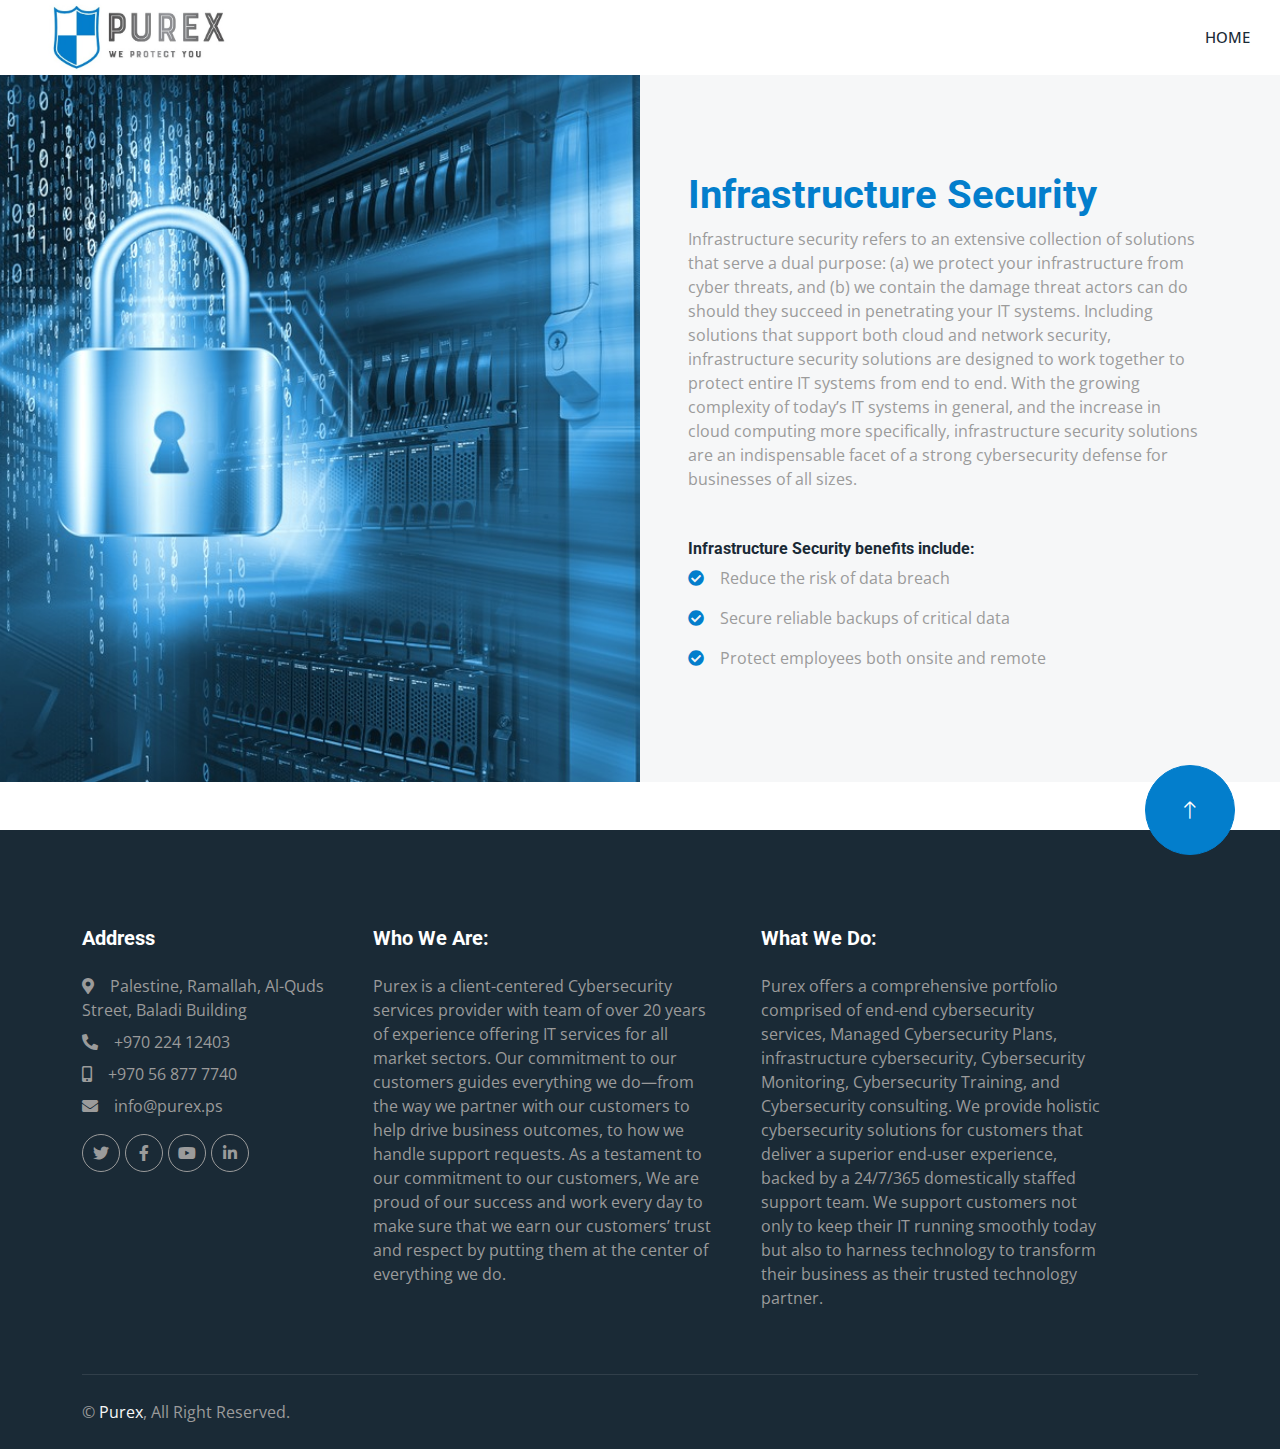
<file: infrastructureSecurity.html>
<!DOCTYPE html>
<html lang="en">

<head>
    <meta charset="utf-8">
    <title>Purex - Infrastructure Security</title>
    <meta content="width=device-width, initial-scale=1.0" name="viewport">
    <meta content="" name="keywords">
    <meta content="" name="description">

    <!-- Favicon -->
    <link href="img/favicon.ico" rel="icon">

    <!-- Google Web Fonts -->
    <link rel="preconnect" href="https://fonts.googleapis.com">
    <link rel="preconnect" href="https://fonts.gstatic.com" crossorigin>
    <link
        href="https://fonts.googleapis.com/css2?family=Open+Sans:wght@400;500&family=Roboto:wght@500;700;900&display=swap"
        rel="stylesheet">

    <!-- Icon Font Stylesheet -->
    <link href="https://cdnjs.cloudflare.com/ajax/libs/font-awesome/5.10.0/css/all.min.css" rel="stylesheet">
    <link href="https://cdn.jsdelivr.net/npm/bootstrap-icons@1.4.1/font/bootstrap-icons.css" rel="stylesheet">

    <!-- Libraries Stylesheet -->
    <link href="lib/animate/animate.min.css" rel="stylesheet">
    <link href="lib/owlcarousel/assets/owl.carousel.min.css" rel="stylesheet">
    <link href="lib/lightbox/css/lightbox.min.css" rel="stylesheet">

    <!-- Customized Bootstrap Stylesheet -->
    <link href="css/bootstrap.min.css" rel="stylesheet">

    <!-- Template Stylesheet -->
    <link href="css/style.css" rel="stylesheet">

    <link rel="stylesheet" href="https://cdnjs.cloudflare.com/ajax/libs/font-awesome/6.5.2/css/all.min.css"
        integrity="sha512-SnH5WK+bZxgPHs44uWIX+LLJAJ9/2PkPKZ5QiAj6Ta86w+fsb2TkcmfRyVX3pBnMFcV7oQPJkl9QevSCWr3W6A=="
        crossorigin="anonymous" referrerpolicy="no-referrer" />
</head>

<body>
    <!-- Spinner Start -->
    <div id="spinner"
        class="show bg-white position-fixed translate-middle w-100 vh-100 top-50 start-50 d-flex align-items-center justify-content-center">
        <div class="spinner-border text-primary" style="width: 3rem; height: 3rem;" role="status">
            <span class="sr-only">Loading...</span>
        </div>
    </div>
    <!-- Spinner End -->



    <!-- Navbar Start -->
    <nav class="navbar navbar-expand-lg bg-white navbar-light sticky-top p-0">
        <a href="index.html" class="navbar-brand d-flex align-items-center  px-4 px-lg-5">
            <img class="img-fluid" src="img/logo.jpg" alt="">

        </a>
        <button type="button" class="navbar-toggler me-4" data-bs-toggle="collapse" data-bs-target="#navbarCollapse">
            <span class="navbar-toggler-icon"></span>
        </button>
        <div class="collapse navbar-collapse" id="navbarCollapse">
            <div class="navbar-nav ms-auto p-4 p-lg-0">
                <a href="index.html" class="nav-item nav-link">Home</a>
            </div>
    </nav>
    <!-- Navbar End -->



    <!-- About Start -->
    <div class="container-fluid bg-light overflow-hidden  px-lg-0">
        <div class="container about px-lg-0">
            <div class="row g-0 mx-lg-0">
                <div class="col-lg-6 ps-lg-0 wow fadeIn" data-wow-delay="0.1s" style="min-height: 400px;">
                    <div class="position-relative h-100">
                        <img class="position-absolute img-fluid w-100 h-100"
                            src="img/InfrastructureSecurityServices.jpg" style="object-fit: cover;" alt="">
                    </div>
                </div>
                <div class="col-lg-6 about-text py-5 wow fadeIn" data-wow-delay="0.5s">
                    <div class="p-lg-5 pe-lg-0">
                        <h1 class="text-primary">Infrastructure Security

                        </h1>
                        <p style="margin-bottom: 3rem;">Infrastructure security refers to an extensive collection of
                            solutions that serve a dual purpose: (a) we protect your infrastructure from cyber threats,
                            and (b) we contain the damage threat actors can do should they succeed in penetrating your
                            IT systems. Including solutions that support both cloud and network security, infrastructure
                            security solutions are designed to work together to protect entire IT systems from end to
                            end. With the growing complexity of today’s IT systems in general, and the increase in cloud
                            computing more specifically, infrastructure security solutions are an indispensable facet of
                            a strong cybersecurity defense for businesses of all sizes.

                        </p>
                        <h6>Infrastructure Security benefits include:</h6>
                        <p><i class="fa fa-check-circle text-primary me-3"></i>Reduce the risk of data breach

                        </p>
                        <p><i class="fa fa-check-circle text-primary me-3"></i>Secure reliable backups of critical data

                        </p>
                        <p><i class="fa fa-check-circle text-primary me-3"></i>Protect employees both onsite and remote</p>
                    </div>
                </div>
            </div>
        </div>
    </div>


    <!-- About End -->

    <!-- Footer Start -->
    <div class="container-fluid bg-dark text-body footer mt-5 pt-5 wow fadeIn" data-wow-delay="0.1s">
        <div class="container py-5">
            <div class="row g-5">
                <div class="col-lg-3 col-md-6">
                    <h5 class="text-white mb-4">Address</h5>
                    <p class="mb-2"><i class="fa fa-map-marker-alt me-3"></i>Palestine, Ramallah, Al-Quds Street, Baladi
                        Building</p>
                    <p class="mb-2"><i class="fa fa-phone-alt me-3"></i>+970 224 12403</p>
                    <p class="mb-2"><i class="fa fa-mobile-alt me-3"></i>+970 56 877 7740</p>
                    <p class="mb-2"><i class="fa fa-envelope me-3"></i>info@purex.ps</p>
                    <div class="d-flex pt-2">
                        <a class="btn btn-square btn-outline-light btn-social" href=""><i
                                class="fab fa-twitter"></i></a>
                        <a class="btn btn-square btn-outline-light btn-social" href=""><i
                                class="fab fa-facebook-f"></i></a>
                        <a class="btn btn-square btn-outline-light btn-social" href=""><i
                                class="fab fa-youtube"></i></a>
                        <a class="btn btn-square btn-outline-light btn-social" href=""><i
                                class="fab fa-linkedin-in"></i></a>
                    </div>
                </div>
                <div class="col-lg-4 col-md-6">
                    <h5 class="text-white mb-4">Who We Are:
                    </h5>
                    <p>Purex is a client-centered Cybersecurity services provider with team of over 20 years of
                        experience offering IT services for all market sectors. Our commitment to our customers guides
                        everything we do—from the way we partner with our customers to help drive business outcomes, to
                        how we handle support requests. As a testament to our commitment to our customers, We are proud
                        of our success and work every day to make sure that we earn our customers’ trust and respect by
                        putting them at the center of everything we do.</p>
                </div>

                <div class="col-lg-4 col-md-6">
                    <h5 class="text-white mb-4">What We Do:

                    </h5>
                    <p>Purex offers a comprehensive portfolio comprised of end-end cybersecurity services, Managed
                        Cybersecurity Plans, infrastructure cybersecurity, Cybersecurity Monitoring, Cybersecurity
                        Training, and Cybersecurity consulting. We provide holistic cybersecurity solutions for
                        customers that deliver a superior end-user experience, backed by a 24/7/365 domestically staffed
                        support team. We support customers not only to keep their IT running smoothly today but also to
                        harness technology to transform their business as their trusted technology partner.</p>
                </div>
            </div>
        </div>
        <div class="container">
            <div class="copyright">
                <div class="row">
                    <div class="col-md-6 text-center text-md-start mb-3 mb-md-0">
                        &copy; <a href="#">Purex</a>, All Right Reserved.
                    </div>

                </div>
            </div>
        </div>
    </div>
    <!-- Footer End -->


    <!-- Back to Top -->
    <a href="#" class="btn btn-lg btn-primary btn-lg-square rounded-circle back-to-top"><i
            class="bi bi-arrow-up"></i></a>


    <!-- JavaScript Libraries -->
    <script src="https://code.jquery.com/jquery-3.4.1.min.js"></script>
    <script src="https://cdn.jsdelivr.net/npm/bootstrap@5.0.0/dist/js/bootstrap.bundle.min.js"></script>
    <script src="lib/wow/wow.min.js"></script>
    <script src="lib/easing/easing.min.js"></script>
    <script src="lib/waypoints/waypoints.min.js"></script>
    <script src="lib/counterup/counterup.min.js"></script>
    <script src="lib/owlcarousel/owl.carousel.min.js"></script>
    <script src="lib/isotope/isotope.pkgd.min.js"></script>
    <script src="lib/lightbox/js/lightbox.min.js"></script>

    <!-- Template Javascript -->
    <script src="js/main.js"></script>
</body>

</html>
</file>
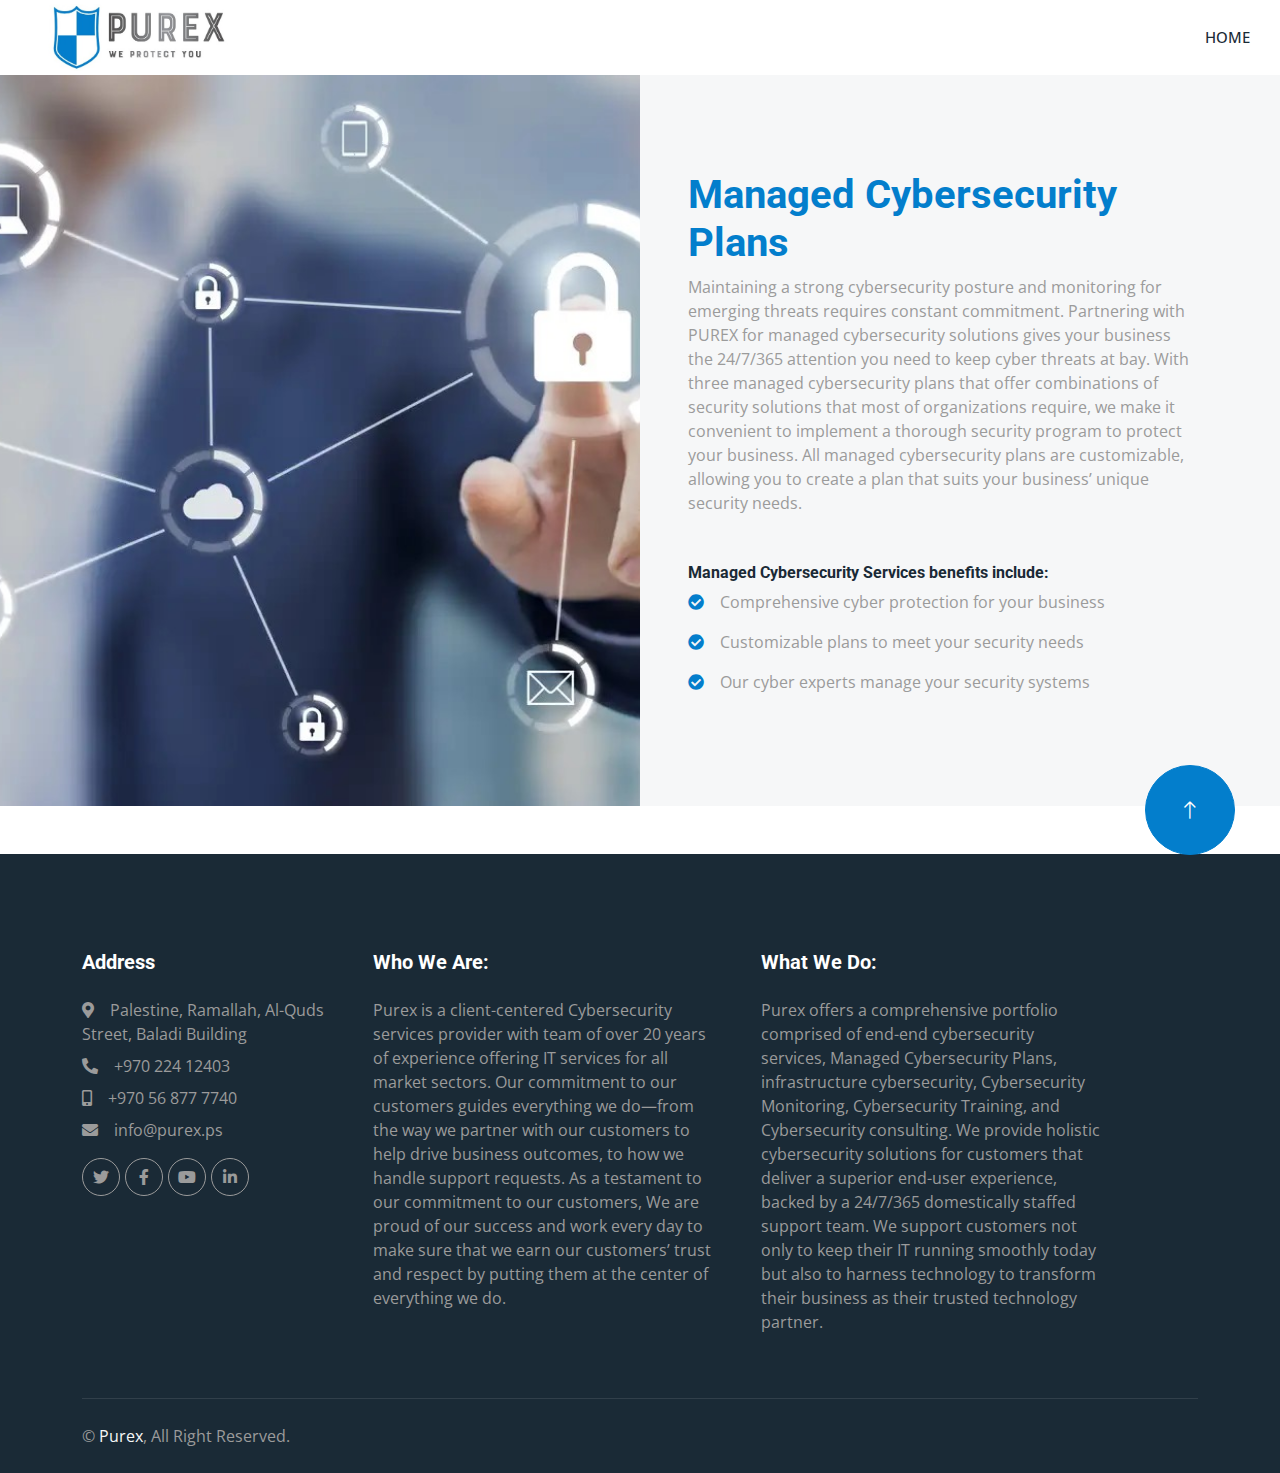
<file: managedCybersecurity.html>
<!DOCTYPE html>
<html lang="en">

<head>
    <meta charset="utf-8">
    <title>Purex - Managed Cyber Security</title>
    <meta content="width=device-width, initial-scale=1.0" name="viewport">
    <meta content="" name="keywords">
    <meta content="" name="description">

    <!-- Favicon -->
    <link href="img/favicon.ico" rel="icon">

    <!-- Google Web Fonts -->
    <link rel="preconnect" href="https://fonts.googleapis.com">
    <link rel="preconnect" href="https://fonts.gstatic.com" crossorigin>
    <link
        href="https://fonts.googleapis.com/css2?family=Open+Sans:wght@400;500&family=Roboto:wght@500;700;900&display=swap"
        rel="stylesheet">

    <!-- Icon Font Stylesheet -->
    <link href="https://cdnjs.cloudflare.com/ajax/libs/font-awesome/5.10.0/css/all.min.css" rel="stylesheet">
    <link href="https://cdn.jsdelivr.net/npm/bootstrap-icons@1.4.1/font/bootstrap-icons.css" rel="stylesheet">

    <!-- Libraries Stylesheet -->
    <link href="lib/animate/animate.min.css" rel="stylesheet">
    <link href="lib/owlcarousel/assets/owl.carousel.min.css" rel="stylesheet">
    <link href="lib/lightbox/css/lightbox.min.css" rel="stylesheet">

    <!-- Customized Bootstrap Stylesheet -->
    <link href="css/bootstrap.min.css" rel="stylesheet">

    <!-- Template Stylesheet -->
    <link href="css/style.css" rel="stylesheet">

    <link rel="stylesheet" href="https://cdnjs.cloudflare.com/ajax/libs/font-awesome/6.5.2/css/all.min.css"
        integrity="sha512-SnH5WK+bZxgPHs44uWIX+LLJAJ9/2PkPKZ5QiAj6Ta86w+fsb2TkcmfRyVX3pBnMFcV7oQPJkl9QevSCWr3W6A=="
        crossorigin="anonymous" referrerpolicy="no-referrer" />
</head>

<body>
    <!-- Spinner Start -->
    <div id="spinner"
        class="show bg-white position-fixed translate-middle w-100 vh-100 top-50 start-50 d-flex align-items-center justify-content-center">
        <div class="spinner-border text-primary" style="width: 3rem; height: 3rem;" role="status">
            <span class="sr-only">Loading...</span>
        </div>
    </div>
    <!-- Spinner End -->



    <!-- Navbar Start -->
    <nav class="navbar navbar-expand-lg bg-white navbar-light sticky-top p-0">
        <a href="index.html" class="navbar-brand d-flex align-items-center  px-4 px-lg-5">
            <img class="img-fluid" src="img/logo.jpg" alt="">

        </a>
        <button type="button" class="navbar-toggler me-4" data-bs-toggle="collapse" data-bs-target="#navbarCollapse">
            <span class="navbar-toggler-icon"></span>
        </button>
        <div class="collapse navbar-collapse" id="navbarCollapse">
            <div class="navbar-nav ms-auto p-4 p-lg-0">
                <a href="index.html" class="nav-item nav-link">Home</a>
            </div>
    </nav>
    <!-- Navbar End -->



    <!-- About Start -->
    <div class="container-fluid bg-light overflow-hidden  px-lg-0">
        <div class="container about px-lg-0">
            <div class="row g-0 mx-lg-0">
                <div class="col-lg-6 ps-lg-0 wow fadeIn" data-wow-delay="0.1s" style="min-height: 400px;">
                    <div class="position-relative h-100">
                        <img class="position-absolute img-fluid w-100 h-100" src="img/ManagedCyberSecurityPlans.jpg"
                            style="object-fit: cover;" alt="">
                    </div>
                </div>
                <div class="col-lg-6 about-text py-5 wow fadeIn" data-wow-delay="0.5s">
                    <div class="p-lg-5 pe-lg-0">
                        <h1 class="text-primary">Managed Cybersecurity Plans
                        </h1>
                        <p style="margin-bottom: 3rem;">Maintaining a strong cybersecurity posture and monitoring for
                            emerging threats requires constant commitment. Partnering with PUREX for managed
                            cybersecurity solutions gives your business the 24/7/365 attention you need to keep cyber
                            threats at bay. With three managed cybersecurity plans that offer combinations of security
                            solutions that most of organizations require, we make it convenient to implement a thorough
                            security program to protect your business. All managed cybersecurity plans are customizable,
                            allowing you to create a plan that suits your business’ unique security needs.
                        </p>
                        <h6>Managed Cybersecurity Services benefits include:</h6>
                        <p><i class="fa fa-check-circle text-primary me-3"></i>Comprehensive cyber protection for your
                            business
                        </p>
                        <p><i class="fa fa-check-circle text-primary me-3"></i>Customizable plans to meet your security
                            needs
                        </p>
                        <p><i class="fa fa-check-circle text-primary me-3"></i>Our cyber experts manage your
                            security systems</p>
                    </div>
                </div>
            </div>
        </div>
    </div>


    <!-- About End -->

    <!-- Footer Start -->
    <div class="container-fluid bg-dark text-body footer mt-5 pt-5 wow fadeIn" data-wow-delay="0.1s">
        <div class="container py-5">
            <div class="row g-5">
                <div class="col-lg-3 col-md-6">
                    <h5 class="text-white mb-4">Address</h5>
                    <p class="mb-2"><i class="fa fa-map-marker-alt me-3"></i>Palestine, Ramallah, Al-Quds Street, Baladi
                        Building</p>
                    <p class="mb-2"><i class="fa fa-phone-alt me-3"></i>+970 224 12403</p>
                    <p class="mb-2"><i class="fa fa-mobile-alt me-3"></i>+970 56 877 7740</p>
                    <p class="mb-2"><i class="fa fa-envelope me-3"></i>info@purex.ps</p>
                    <div class="d-flex pt-2">
                        <a class="btn btn-square btn-outline-light btn-social" href=""><i
                                class="fab fa-twitter"></i></a>
                        <a class="btn btn-square btn-outline-light btn-social" href=""><i
                                class="fab fa-facebook-f"></i></a>
                        <a class="btn btn-square btn-outline-light btn-social" href=""><i
                                class="fab fa-youtube"></i></a>
                        <a class="btn btn-square btn-outline-light btn-social" href=""><i
                                class="fab fa-linkedin-in"></i></a>
                    </div>
                </div>
                <div class="col-lg-4 col-md-6">
                    <h5 class="text-white mb-4">Who We Are:
                    </h5>
                    <p>Purex is a client-centered Cybersecurity services provider with team of over 20 years of
                        experience offering IT services for all market sectors. Our commitment to our customers guides
                        everything we do—from the way we partner with our customers to help drive business outcomes, to
                        how we handle support requests. As a testament to our commitment to our customers, We are proud
                        of our success and work every day to make sure that we earn our customers’ trust and respect by
                        putting them at the center of everything we do.</p>
                </div>

                <div class="col-lg-4 col-md-6">
                    <h5 class="text-white mb-4">What We Do:

                    </h5>
                    <p>Purex offers a comprehensive portfolio comprised of end-end cybersecurity services, Managed
                        Cybersecurity Plans, infrastructure cybersecurity, Cybersecurity Monitoring, Cybersecurity
                        Training, and Cybersecurity consulting. We provide holistic cybersecurity solutions for
                        customers that deliver a superior end-user experience, backed by a 24/7/365 domestically staffed
                        support team. We support customers not only to keep their IT running smoothly today but also to
                        harness technology to transform their business as their trusted technology partner.</p>
                </div>
            </div>
        </div>
        <div class="container">
            <div class="copyright">
                <div class="row">
                    <div class="col-md-6 text-center text-md-start mb-3 mb-md-0">
                        &copy; <a href="#">Purex</a>, All Right Reserved.
                    </div>

                </div>
            </div>
        </div>
    </div>
    <!-- Footer End -->


    <!-- Back to Top -->
    <a href="#" class="btn btn-lg btn-primary btn-lg-square rounded-circle back-to-top"><i
            class="bi bi-arrow-up"></i></a>


    <!-- JavaScript Libraries -->
    <script src="https://code.jquery.com/jquery-3.4.1.min.js"></script>
    <script src="https://cdn.jsdelivr.net/npm/bootstrap@5.0.0/dist/js/bootstrap.bundle.min.js"></script>
    <script src="lib/wow/wow.min.js"></script>
    <script src="lib/easing/easing.min.js"></script>
    <script src="lib/waypoints/waypoints.min.js"></script>
    <script src="lib/counterup/counterup.min.js"></script>
    <script src="lib/owlcarousel/owl.carousel.min.js"></script>
    <script src="lib/isotope/isotope.pkgd.min.js"></script>
    <script src="lib/lightbox/js/lightbox.min.js"></script>

    <!-- Template Javascript -->
    <script src="js/main.js"></script>
</body>

</html>
</file>
<file: css/style.css>
/********** Template CSS **********/
:root {
    --primary: #037ECC;
    --light: #F6F7F8;
    --dark: #1A2A36;
}

.text-blue{
color: #037ECC;
}

.fw-medium {
    font-weight: 500 !important;
}

.fw-bold {
    font-weight: 700 !important;
}

.fw-black {
    font-weight: 900 !important;
}

.back-to-top {
    position: fixed;
    display: none;
    right: 45px;
    bottom: 45px;
    z-index: 99;
}


/*** Spinner ***/
#spinner {
    opacity: 0;
    visibility: hidden;
    transition: opacity .5s ease-out, visibility 0s linear .5s;
    z-index: 99999;
}

#spinner.show {
    transition: opacity .5s ease-out, visibility 0s linear 0s;
    visibility: visible;
    opacity: 1;
}

.service-item img {
    width: 100%;
    height: 300px; 
    object-fit: cover; 
}


.navbar-brand img {
    max-width: 180px; 
    height: auto;
}


/*** Button ***/
.btn {
    font-weight: 500;
    transition: .5s;
}

.btn.btn-primary,
.btn.btn-outline-primary:hover {
    color: #FFFFFF;
}

.btn-square {
    width: 38px;
    height: 38px;
}

.btn-sm-square {
    width: 32px;
    height: 32px;
}

.btn-lg-square {
    width: 90px;
    height: 90px;
}

.icon-lg {
    font-size: 30px;
}


.container-xxxl{
    margin-left: 6%;
    margin-right: 6%;
}


.btn-square,
.btn-sm-square,
.btn-lg-square {
    padding: 0;
    display: flex;
    align-items: center;
    justify-content: center;
    font-weight: normal;
}

/*** Navbar ***/
.navbar.sticky-top {
    top: -100px;
    transition: .5s;
}

.navbar .navbar-brand,
.navbar a.btn {
    height: 75px;
}

.navbar .navbar-nav .nav-link {
    margin-right: 30px;
    padding: 25px 0;
    color: var(--dark);
    font-size: 15px;
    font-weight: 500;
    text-transform: uppercase;
    outline: none;
}

.navbar .navbar-nav .nav-link:hover,
.navbar .navbar-nav .nav-link.active {
    color: var(--primary);
}

.navbar .dropdown-toggle::after {
    border: none;
    content: "\f107";
    font-family: "Font Awesome 5 Free";
    font-weight: 900;
    vertical-align: middle;
    margin-left: 8px;
}

@media (max-width: 991.98px) {
    .navbar .navbar-nav .nav-link  {
        margin-right: 0;
        padding: 10px 0;
    }

    .navbar .navbar-nav {
        border-top: 1px solid #EEEEEE;
    }
}

@media (min-width: 992px) {
    .navbar .nav-item .dropdown-menu {
        display: block;
        border: none;
        margin-top: 0;
        top: 150%;
        opacity: 0;
        visibility: hidden;
        transition: .5s;
    }

    .navbar .nav-item:hover .dropdown-menu {
        top: 100%;
        visibility: visible;
        transition: .5s;
        opacity: 1;
    }
}


/*** Header ***/
.owl-carousel-inner {
    position: absolute;
    width: 100%;
    height: 100%;
    top: 0;
    left: 0;
    display: flex;
    align-items: center;
    background: rgba(0, 0, 0, .1);
}

@media (max-width: 768px) {
    .header-carousel .owl-carousel-item {
        position: relative;
        min-height: 500px;
    }

    .header-carousel .owl-carousel-item img {
        position: absolute;
        width: 100%;
        height: 100%;
        object-fit: cover;
    }

    .header-carousel .owl-carousel-item p {
        font-size: 16px !important;
    }
}

.header-carousel .owl-dots {
    position: absolute;
    width: 60px;
    height: 100%;
    top: 0;
    right: 30px;
    display: flex;
    flex-direction: column;
    align-items: center;
    justify-content: center;
}

.header-carousel .owl-dots .owl-dot {
    position: relative;
    width: 45px;
    height: 45px;
    margin: 5px 0;
    background: #FFFFFF;
    box-shadow: 0 0 30px rgba(255, 255, 255, .9);
    border-radius: 45px;
    transition: .5s;
}

.header-carousel .owl-dots .owl-dot.active {
    width: 60px;
    height: 60px;
}

.header-carousel .owl-dots .owl-dot img {
    position: absolute;
    width: 100%;
    height: 100%;
    object-fit: cover;
    padding: 2px;
    border-radius: 45px;
    transition: .5s;
}

.page-header {
    background: linear-gradient(rgba(0, 0, 0, .1), rgba(0, 0, 0, .1)), url(../img/carousel-1.jpg) center center no-repeat;
    background-size: cover;
}

.breadcrumb-item + .breadcrumb-item::before {
    color: var(--light);
}


/*** About ***/
@media (min-width: 992px) {
    .container.about {
        max-width: 100% !important;
    }

    .about-text  {
        padding-right: calc(((100% - 960px) / 2) + .75rem);
    }
}

@media (min-width: 1200px) {
    .about-text  {
        padding-right: calc(((100% - 1140px) / 2) + .75rem);
    }
}

@media (min-width: 1400px) {
    .about-text  {
        padding-right: calc(((100% - 1320px) / 2) + .75rem);
    }
}


/*** Service ***/
.service-item {
    box-shadow: 0 0 45px rgba(0, 0, 0, .08);
}

.service-icon {
    position: relative;
    margin: -50px 0 25px 0;
    width: 100px;
    height: 100px;
    display: flex;
    align-items: center;
    justify-content: center;
    color: var(--primary);
    background: #FFFFFF;
    border-radius: 100px;
    box-shadow: 0 0 45px rgba(0, 0, 0, .08);
    transition: .5s;
}

.service-item:hover .service-icon {
    color: #FFFFFF;
    background: var(--primary);
}


/*** Feature ***/
@media (min-width: 992px) {
    .container.feature {
        max-width: 100% !important;
    }

    .feature-text  {
        padding-left: calc(((100% - 960px) / 2) + .75rem);
    }
}

@media (min-width: 1200px) {
    .feature-text  {
        padding-left: calc(((100% - 1140px) / 2) + .75rem);
    }
}

@media (min-width: 1400px) {
    .feature-text  {
        padding-left: calc(((100% - 1320px) / 2) + .75rem);
    }
}


/*** Project Portfolio ***/
#portfolio-flters li {
    display: inline-block;
    font-weight: 500;
    color: var(--dark);
    cursor: pointer;
    transition: .5s;
    border-bottom: 2px solid transparent;
}

#portfolio-flters li:hover,
#portfolio-flters li.active {
    color: var(--primary);
    border-color: var(--primary);
}

.portfolio-img {
    position: relative;
}

.portfolio-img::before,
.portfolio-img::after {
    position: absolute;
    content: "";
    width: 0;
    height: 100%;
    top: 0;
    background: var(--dark);
    transition: .5s;
}

.portfolio-img::before {
    left: 50%;
}

.portfolio-img::after {
    right: 50%;
}

.portfolio-item:hover .portfolio-img::before {
    width: 51%;
    left: 0;
}

.portfolio-item:hover .portfolio-img::after {
    width: 51%;
    right: 0;
}

.portfolio-btn {
    position: absolute;
    top: 0;
    left: 0;
    width: 100%;
    height: 100%;
    display: flex;
    align-items: center;
    justify-content: center;
    opacity: 0;
    z-index: 1;
    transition: .5s;
}

.portfolio-item:hover .portfolio-btn {
    opacity: 1;
    transition-delay: .3s;
}


/*** Quote ***/
@media (min-width: 992px) {
    .container.quote {
        max-width: 100% !important;
    }

    .quote-text  {
        padding-right: calc(((100% - 960px) / 2) + .75rem);
    }
}

@media (min-width: 1200px) {
    .quote-text  {
        padding-right: calc(((100% - 1140px) / 2) + .75rem);
    }
}

@media (min-width: 1400px) {
    .quote-text  {
        padding-right: calc(((100% - 1320px) / 2) + .75rem);
    }
}


/*** Team ***/
.team-item {
    box-shadow: 0 0 45px rgba(0, 0, 0, .08);
}

.team-item img {
    border-radius: 8px 60px 0 0;
}

.team-item .team-social {
    display: flex;
    flex-direction: column;
    align-items: center;
    justify-content: flex-end;
    background: #FFFFFF;
    transition: .5s;
}


/*** Testimonial ***/
.testimonial-carousel::before {
    position: absolute;
    content: "";
    top: 0;
    left: 0;
    height: 100%;
    width: 0;
    background: linear-gradient(to right, rgba(255, 255, 255, 1) 0%, rgba(255, 255, 255, 0) 100%);
    z-index: 1;
}

.testimonial-carousel::after {
    position: absolute;
    content: "";
    top: 0;
    right: 0;
    height: 100%;
    width: 0;
    background: linear-gradient(to left, rgba(255, 255, 255, 1) 0%, rgba(255, 255, 255, 0) 100%);
    z-index: 1;
}

@media (min-width: 768px) {
    .testimonial-carousel::before,
    .testimonial-carousel::after {
        width: 200px;
    }
}

@media (min-width: 992px) {
    .testimonial-carousel::before,
    .testimonial-carousel::after {
        width: 300px;
    }
}

.testimonial-carousel .owl-nav {
    position: absolute;
    width: 350px;
    top: 20px;
    left: 50%;
    transform: translateX(-50%);
    display: flex;
    justify-content: space-between;
    opacity: 0;
    transition: .5s;
    z-index: 1;
}

.testimonial-carousel:hover .owl-nav {
    width: 300px;
    opacity: 1;
}

.testimonial-carousel .owl-nav .owl-prev,
.testimonial-carousel .owl-nav .owl-next {
    position: relative;
    color: var(--primary);
    font-size: 45px;
    transition: .5s;
}

.testimonial-carousel .owl-nav .owl-prev:hover,
.testimonial-carousel .owl-nav .owl-next:hover {
    color: var(--dark);
}

.testimonial-carousel .testimonial-img img {
    width: 100px;
    height: 100px;
}

.testimonial-carousel .testimonial-img .btn-square {
    position: absolute;
    bottom: -19px;
    left: 50%;
    transform: translateX(-50%);
}

.testimonial-carousel .owl-item .testimonial-text {
    margin-bottom: 30px;
    box-shadow: 0 0 45px rgba(0, 0, 0, .08);
    transform: scale(.8);
    transition: .5s;
}

.testimonial-carousel .owl-item.center .testimonial-text {
    transform: scale(1);
}


/*** Contact ***/
@media (min-width: 992px) {
    .container.contact {
        max-width: 100% !important;
    }

    .contact-text  {
        padding-left: calc(((100% - 960px) / 2) + .75rem);
    }
}

@media (min-width: 1200px) {
    .contact-text  {
        padding-left: calc(((100% - 1140px) / 2) + .75rem);
    }
}

@media (min-width: 1400px) {
    .contact-text  {
        padding-left: calc(((100% - 1320px) / 2) + .75rem);
    }
}


/*** Footer ***/
.footer .btn.btn-social {
    margin-right: 5px;
    color: #9B9B9B;
    border: 1px solid #9B9B9B;
    border-radius: 38px;
    transition: .3s;
}

.footer .btn.btn-social:hover {
    color: var(--primary);
    border-color: var(--light);
}

.footer .btn.btn-link {
    display: block;
    margin-bottom: 5px;
    padding: 0;
    text-align: left;
    color: #9B9B9B;
    font-weight: normal;
    text-transform: capitalize;
    transition: .3s;
}

.footer .btn.btn-link::before {
    position: relative;
    content: "\f105";
    font-family: "Font Awesome 5 Free";
    font-weight: 900;
    margin-right: 10px;
}

.footer .btn.btn-link:hover {
    color: #FFFFFF;
    letter-spacing: 1px;
    box-shadow: none;
}

.footer .copyright {
    padding: 25px 0;
    border-top: 1px solid rgba(256, 256, 256, .1);
}

.footer .copyright a {
    color: var(--light);
}

.footer .copyright a:hover {
    color: var(--primary);
}
</file>
